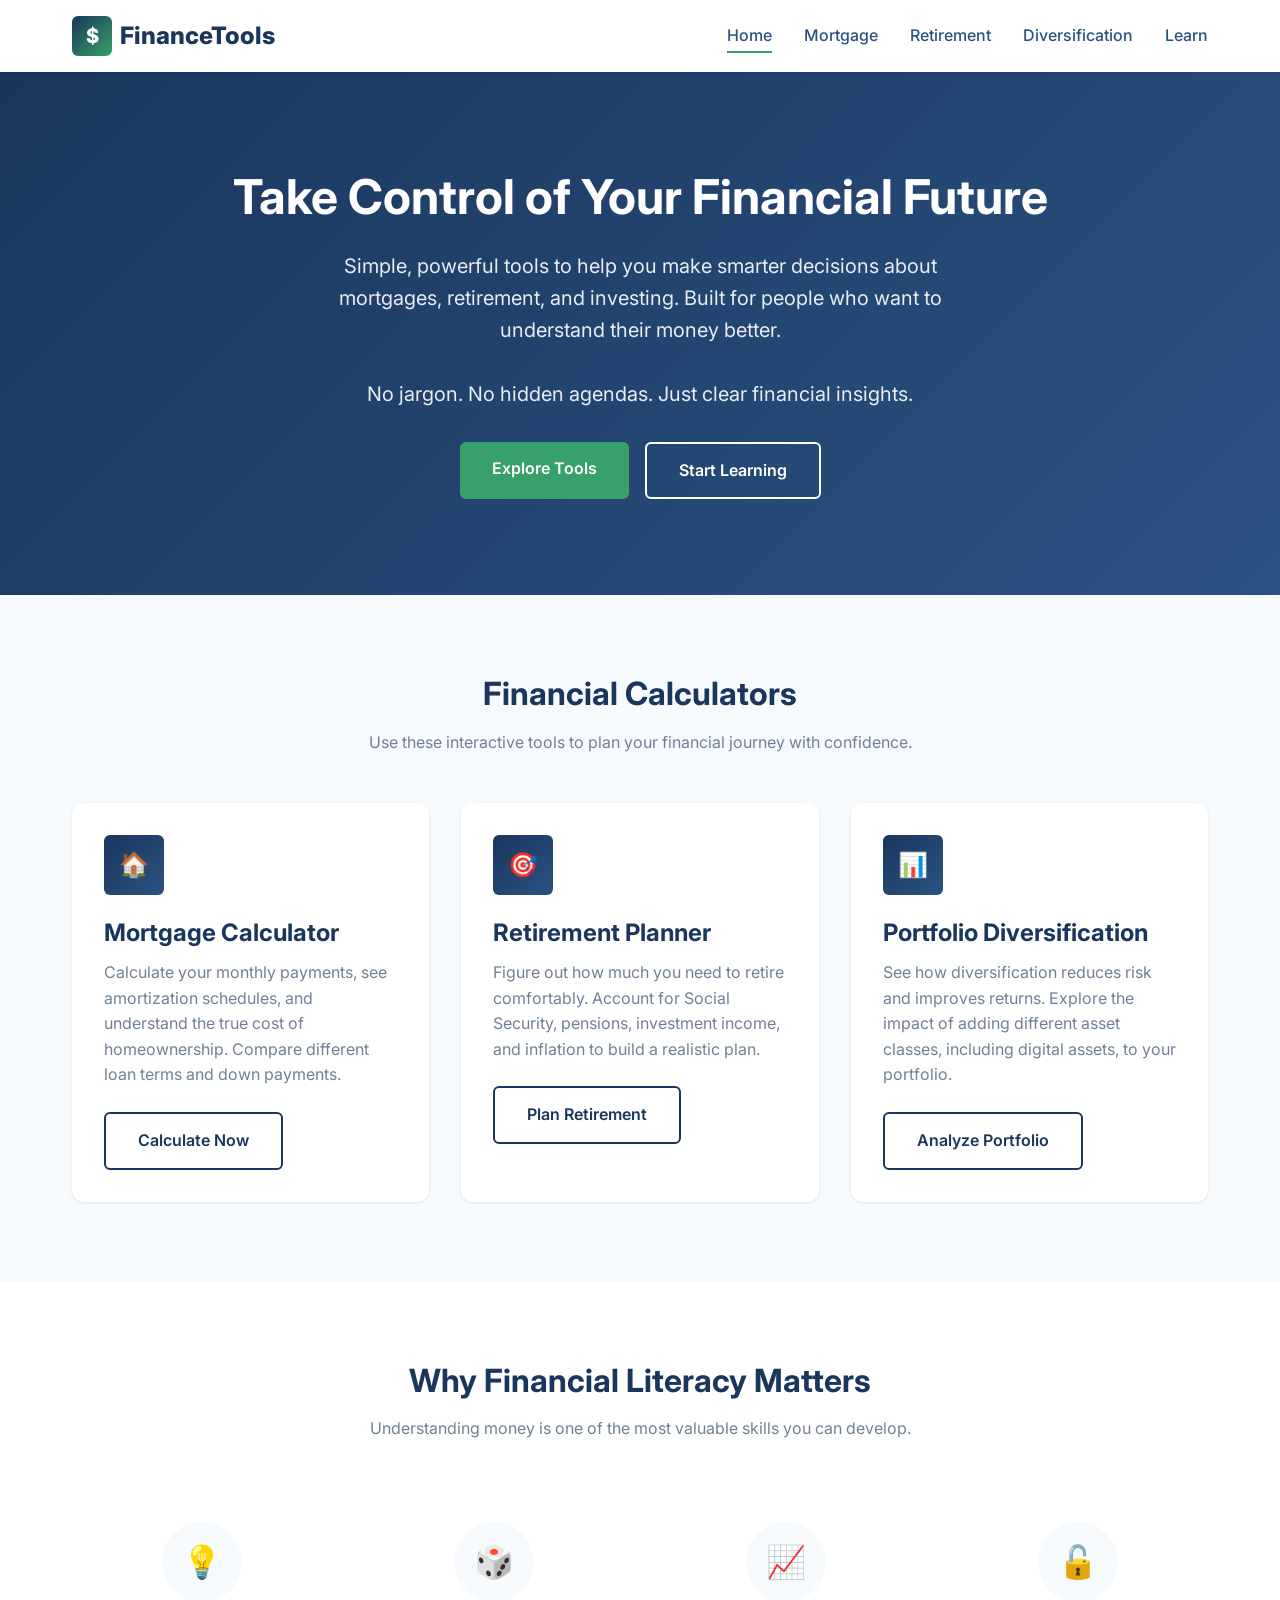
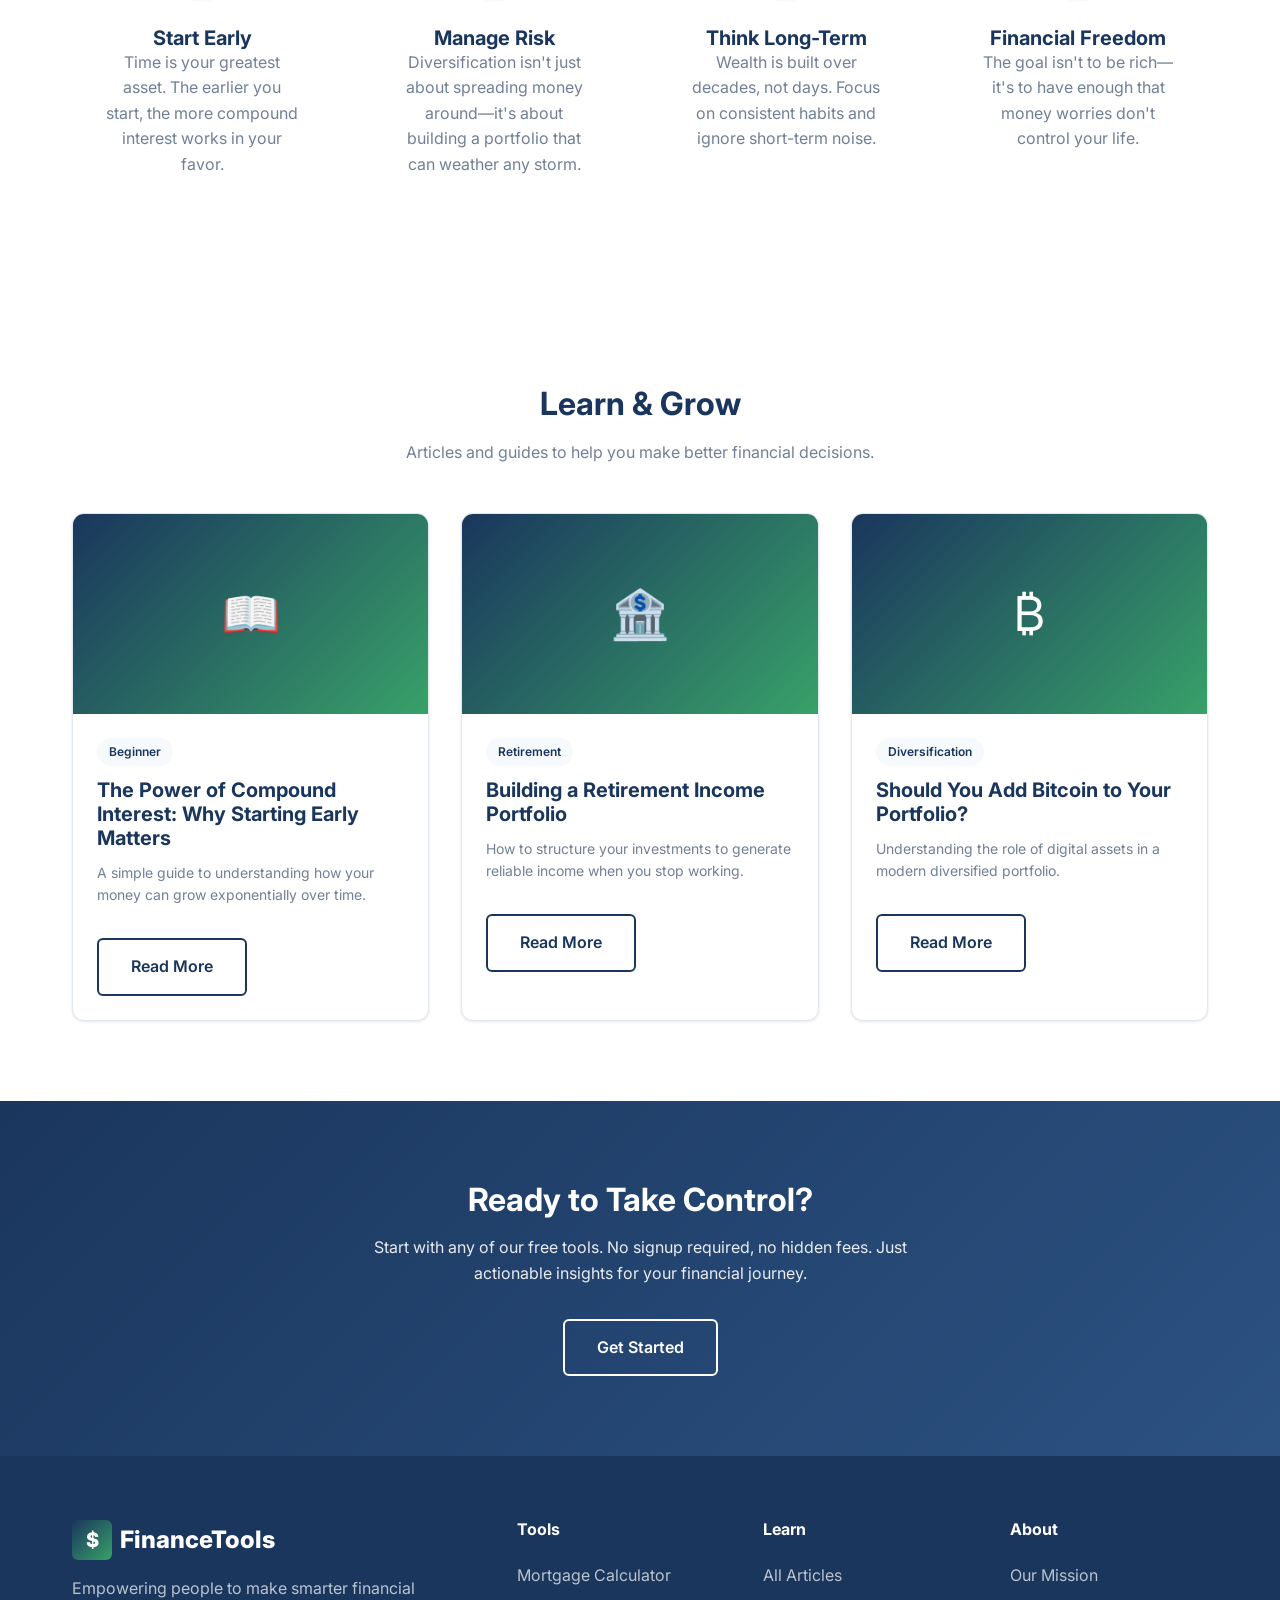
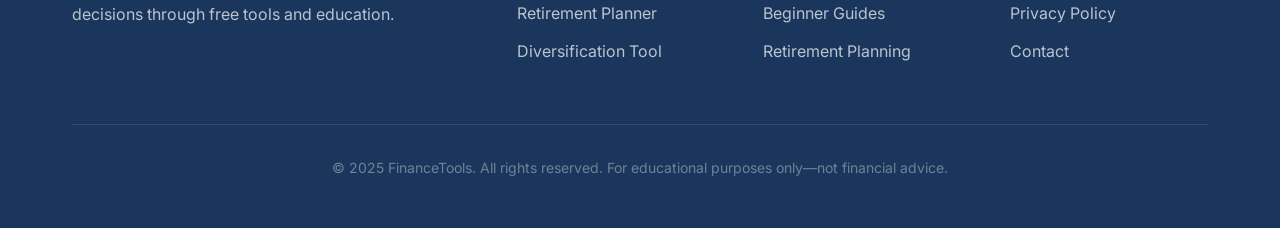
<file: website/index.html>
<!DOCTYPE html>
<html lang="en">
<head>
    <meta charset="UTF-8">
    <meta name="viewport" content="width=device-width, initial-scale=1.0">
    <title>Financial Freedom Tools - Build Your Wealth, Secure Your Future</title>
    <meta name="description" content="Free financial calculators and educational resources to help you make smarter money decisions. Mortgage calculator, retirement planner, and portfolio diversification tools.">
    <link rel="preconnect" href="https://fonts.googleapis.com">
    <link rel="preconnect" href="https://fonts.gstatic.com" crossorigin>
    <link href="https://fonts.googleapis.com/css2?family=Inter:wght@400;500;600;700;800&display=swap" rel="stylesheet">
    <link rel="stylesheet" href="css/styles.css">
</head>
<body>
    <!-- Navigation -->
    <nav>
        <div class="container">
            <a href="index.html" class="logo">
                <div class="logo-icon">$</div>
                <span>FinanceTools</span>
            </a>
            <ul class="nav-links">
                <li><a href="index.html" class="active">Home</a></li>
                <li><a href="mortgage.html">Mortgage</a></li>
                <li><a href="retirement.html">Retirement</a></li>
                <li><a href="diversification.html">Diversification</a></li>
                <li><a href="articles.html">Learn</a></li>
            </ul>
            <button class="mobile-menu-btn" onclick="toggleMenu()">☰</button>
        </div>
    </nav>

    <!-- Hero Section -->
    <section class="hero">
        <div class="container">
            <h1>Take Control of Your Financial Future</h1>
            <p>Simple, powerful tools to help you make smarter decisions about mortgages, retirement, and investing. Built for people who want to understand their money better.</p>
            <p class="hero-subtitle">No jargon. No hidden agendas. Just clear financial insights.</p>
            <div style="display: flex; gap: 1rem; justify-content: center; flex-wrap: wrap;">
                <a href="#tools" class="btn btn-primary">Explore Tools</a>
                <a href="articles.html" class="btn btn-secondary">Start Learning</a>
            </div>
        </div>
    </section>

    <!-- Tools Section -->
    <section class="tools-section" id="tools">
        <div class="container">
            <div class="section-header">
                <h2>Financial Calculators</h2>
                <p>Use these interactive tools to plan your financial journey with confidence.</p>
            </div>
            <div class="tools-grid">
                <div class="card">
                    <div class="card-icon">🏠</div>
                    <h3>Mortgage Calculator</h3>
                    <p>Calculate your monthly payments, see amortization schedules, and understand the true cost of homeownership. Compare different loan terms and down payments.</p>
                    <a href="mortgage.html" class="btn btn-outline">Calculate Now</a>
                </div>
                <div class="card">
                    <div class="card-icon">🎯</div>
                    <h3>Retirement Planner</h3>
                    <p>Figure out how much you need to retire comfortably. Account for Social Security, pensions, investment income, and inflation to build a realistic plan.</p>
                    <a href="retirement.html" class="btn btn-outline">Plan Retirement</a>
                </div>
                <div class="card">
                    <div class="card-icon">📊</div>
                    <h3>Portfolio Diversification</h3>
                    <p>See how diversification reduces risk and improves returns. Explore the impact of adding different asset classes, including digital assets, to your portfolio.</p>
                    <a href="diversification.html" class="btn btn-outline">Analyze Portfolio</a>
                </div>
            </div>
        </div>
    </section>

    <!-- Features Section -->
    <section class="features-section">
        <div class="container">
            <div class="section-header">
                <h2>Why Financial Literacy Matters</h2>
                <p>Understanding money is one of the most valuable skills you can develop.</p>
            </div>
            <div class="features-grid">
                <div class="feature-item">
                    <div class="feature-icon">💡</div>
                    <h4>Start Early</h4>
                    <p>Time is your greatest asset. The earlier you start, the more compound interest works in your favor.</p>
                </div>
                <div class="feature-item">
                    <div class="feature-icon">🎲</div>
                    <h4>Manage Risk</h4>
                    <p>Diversification isn't just about spreading money around—it's about building a portfolio that can weather any storm.</p>
                </div>
                <div class="feature-item">
                    <div class="feature-icon">📈</div>
                    <h4>Think Long-Term</h4>
                    <p>Wealth is built over decades, not days. Focus on consistent habits and ignore short-term noise.</p>
                </div>
                <div class="feature-item">
                    <div class="feature-icon">🔓</div>
                    <h4>Financial Freedom</h4>
                    <p>The goal isn't to be rich—it's to have enough that money worries don't control your life.</p>
                </div>
            </div>
        </div>
    </section>

    <!-- Latest Articles Preview -->
    <section class="articles-section">
        <div class="container">
            <div class="section-header">
                <h2>Learn & Grow</h2>
                <p>Articles and guides to help you make better financial decisions.</p>
            </div>
            <div class="articles-grid">
                <article class="article-card">
                    <div class="article-image">📖</div>
                    <div class="article-content">
                        <span class="article-tag">Beginner</span>
                        <h3>The Power of Compound Interest: Why Starting Early Matters</h3>
                        <p class="article-meta">A simple guide to understanding how your money can grow exponentially over time.</p>
                        <a href="articles.html" class="btn btn-outline" style="margin-top: 1rem;">Read More</a>
                    </div>
                </article>
                <article class="article-card">
                    <div class="article-image">🏦</div>
                    <div class="article-content">
                        <span class="article-tag">Retirement</span>
                        <h3>Building a Retirement Income Portfolio</h3>
                        <p class="article-meta">How to structure your investments to generate reliable income when you stop working.</p>
                        <a href="articles.html" class="btn btn-outline" style="margin-top: 1rem;">Read More</a>
                    </div>
                </article>
                <article class="article-card">
                    <div class="article-image">₿</div>
                    <div class="article-content">
                        <span class="article-tag">Diversification</span>
                        <h3>Should You Add Bitcoin to Your Portfolio?</h3>
                        <p class="article-meta">Understanding the role of digital assets in a modern diversified portfolio.</p>
                        <a href="articles.html" class="btn btn-outline" style="margin-top: 1rem;">Read More</a>
                    </div>
                </article>
            </div>
        </div>
    </section>

    <!-- CTA Section -->
    <section class="cta-section">
        <div class="container">
            <h2>Ready to Take Control?</h2>
            <p>Start with any of our free tools. No signup required, no hidden fees. Just actionable insights for your financial journey.</p>
            <a href="mortgage.html" class="btn btn-secondary">Get Started</a>
        </div>
    </section>

    <!-- Footer -->
    <footer>
        <div class="container">
            <div class="footer-content">
                <div class="footer-brand">
                    <div class="logo">
                        <div class="logo-icon">$</div>
                        <span style="color: white;">FinanceTools</span>
                    </div>
                    <p>Empowering people to make smarter financial decisions through free tools and education.</p>
                </div>
                <div class="footer-links">
                    <h4>Tools</h4>
                    <ul>
                        <li><a href="mortgage.html">Mortgage Calculator</a></li>
                        <li><a href="retirement.html">Retirement Planner</a></li>
                        <li><a href="diversification.html">Diversification Tool</a></li>
                    </ul>
                </div>
                <div class="footer-links">
                    <h4>Learn</h4>
                    <ul>
                        <li><a href="articles.html">All Articles</a></li>
                        <li><a href="articles.html">Beginner Guides</a></li>
                        <li><a href="articles.html">Retirement Planning</a></li>
                    </ul>
                </div>
                <div class="footer-links">
                    <h4>About</h4>
                    <ul>
                        <li><a href="#">Our Mission</a></li>
                        <li><a href="#">Privacy Policy</a></li>
                        <li><a href="#">Contact</a></li>
                    </ul>
                </div>
            </div>
            <div class="footer-bottom">
                <p>&copy; 2025 FinanceTools. All rights reserved. For educational purposes only—not financial advice.</p>
            </div>
        </div>
    </footer>

    <script>
        function toggleMenu() {
            document.querySelector('.nav-links').classList.toggle('active');
        }
    </script>
</body>
</html>
</file>
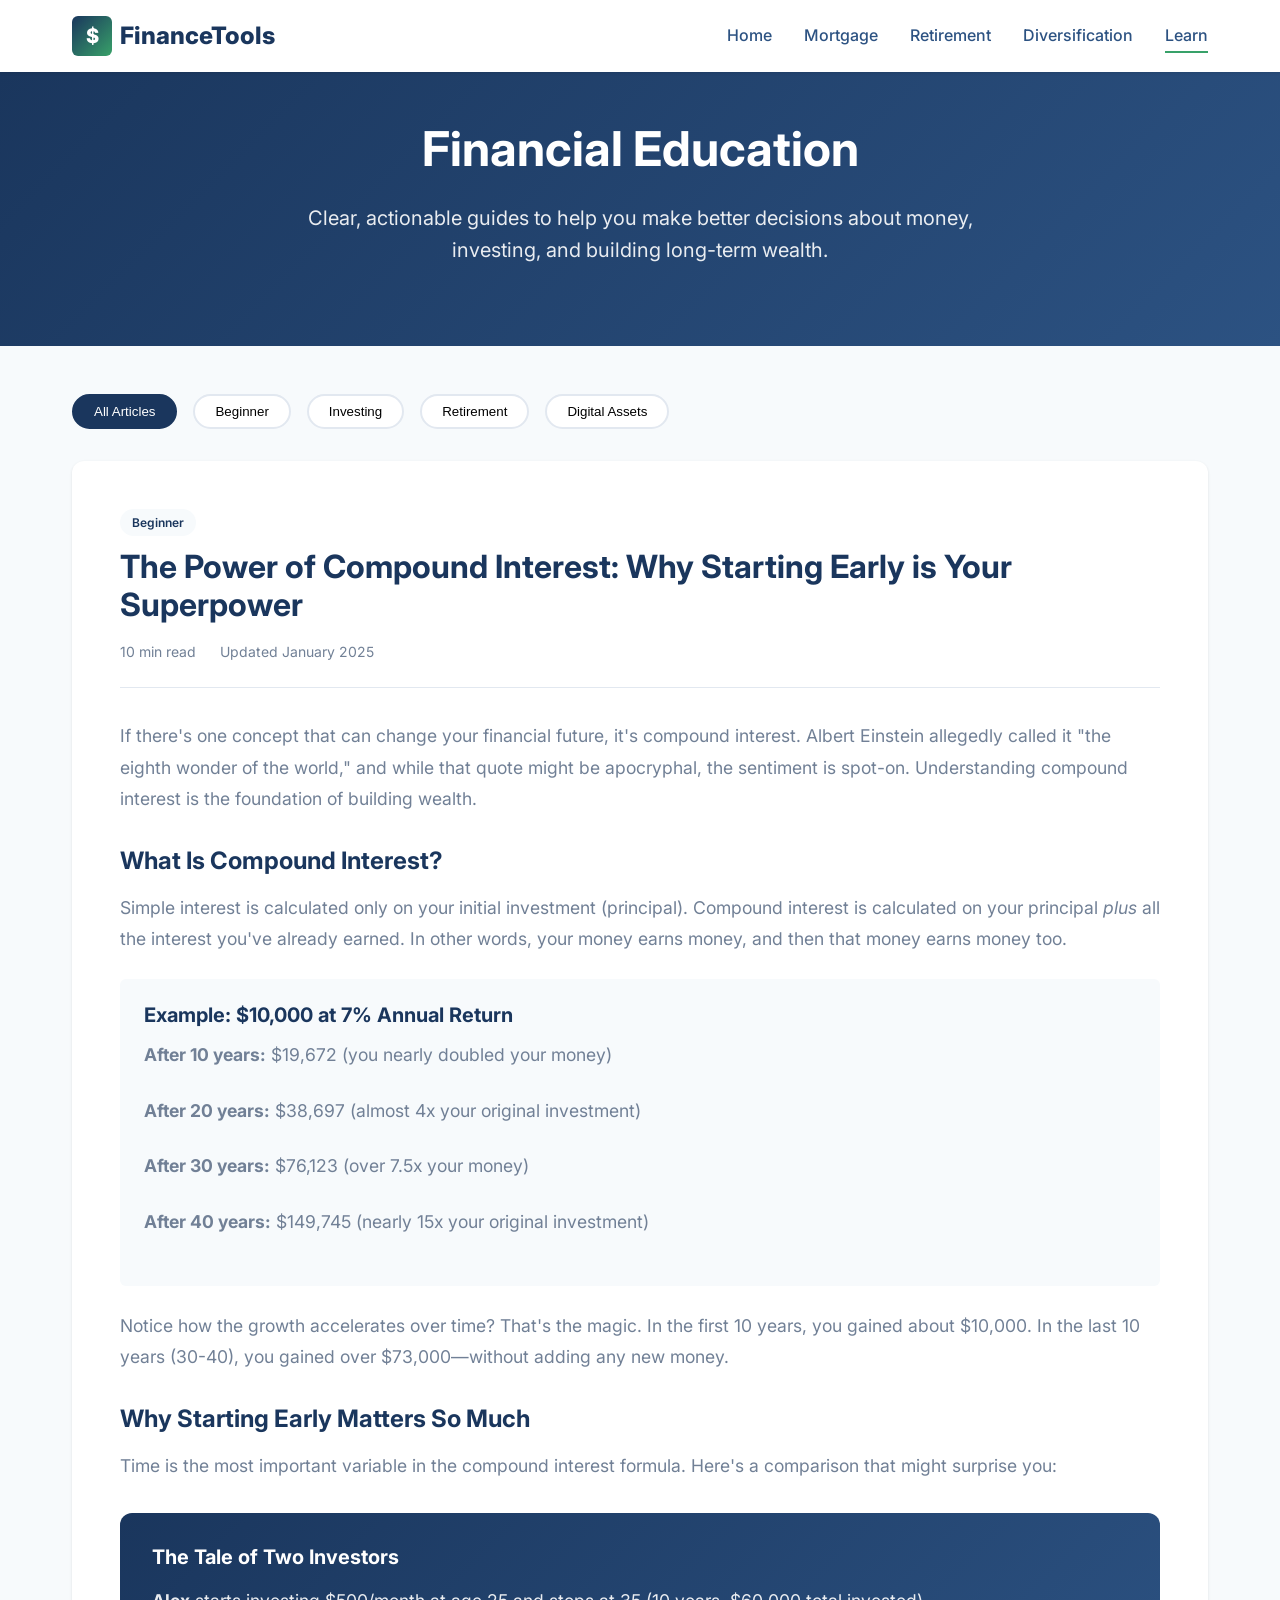
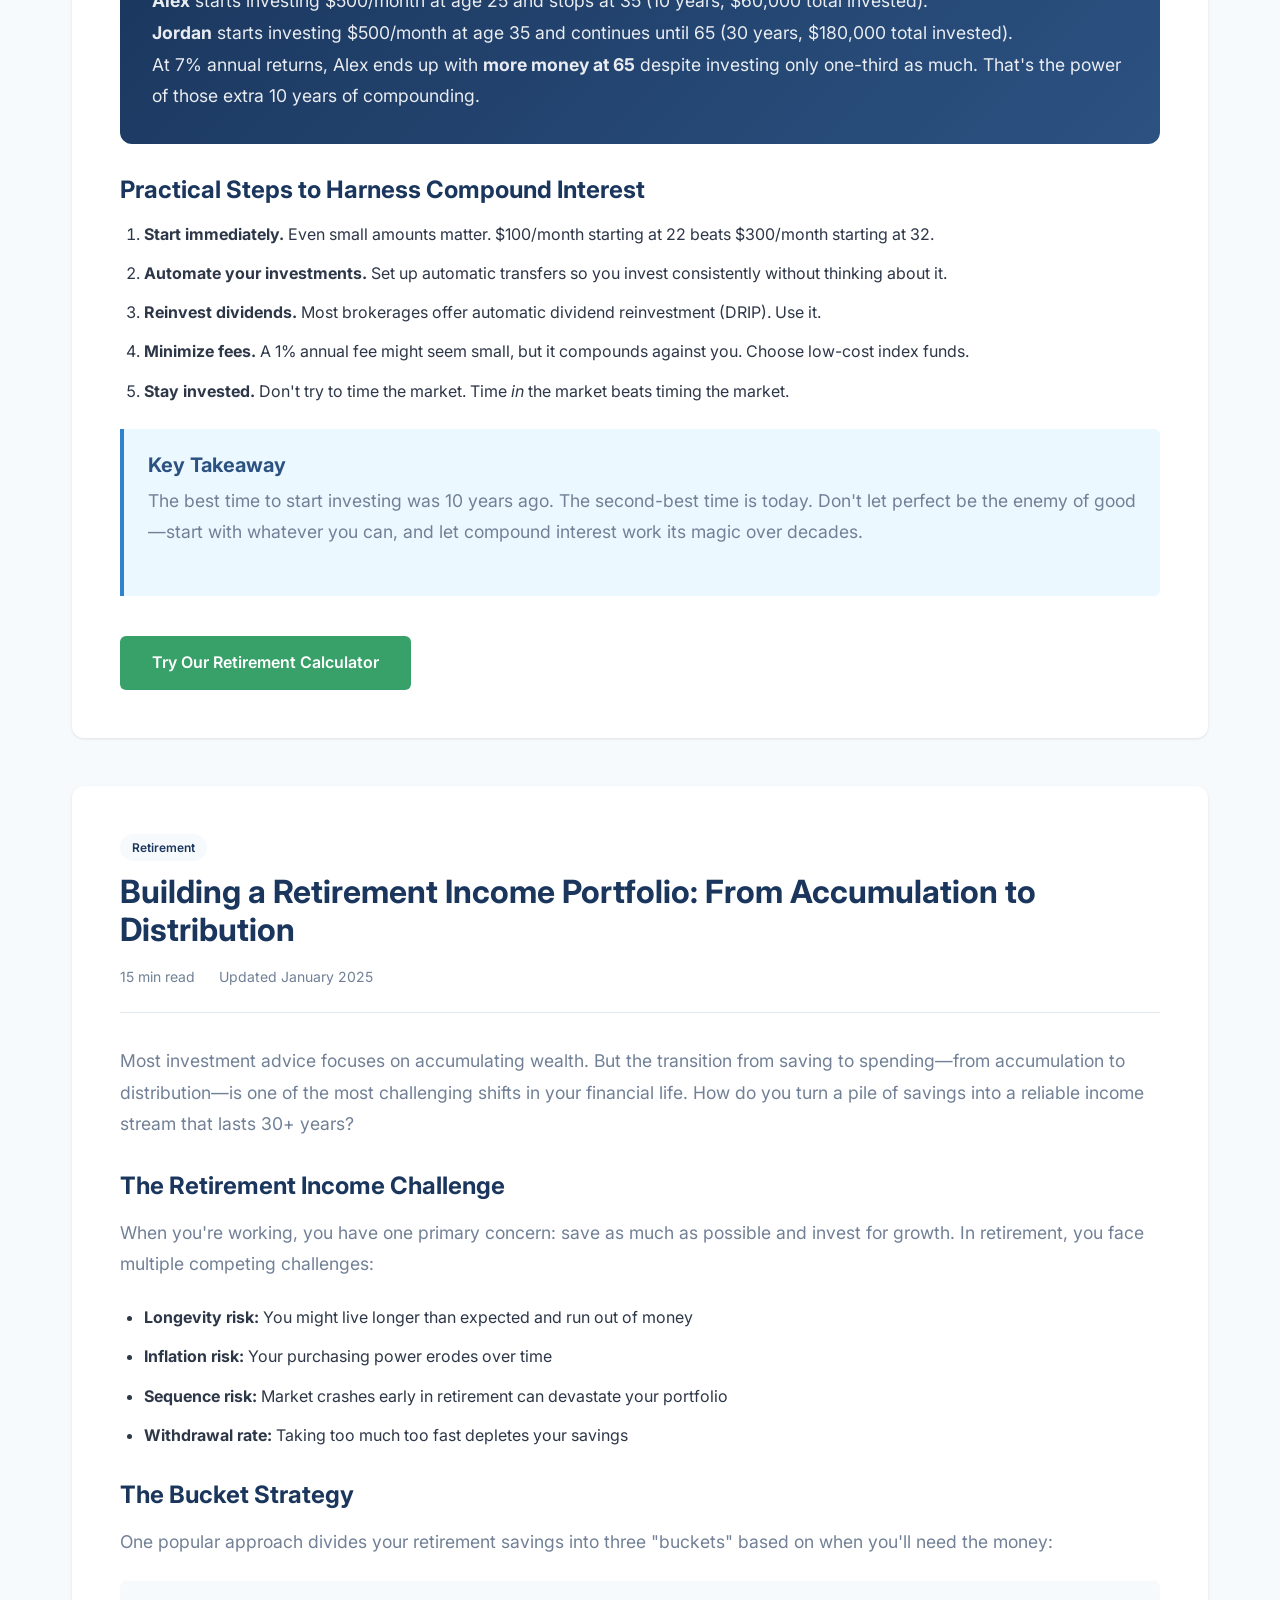
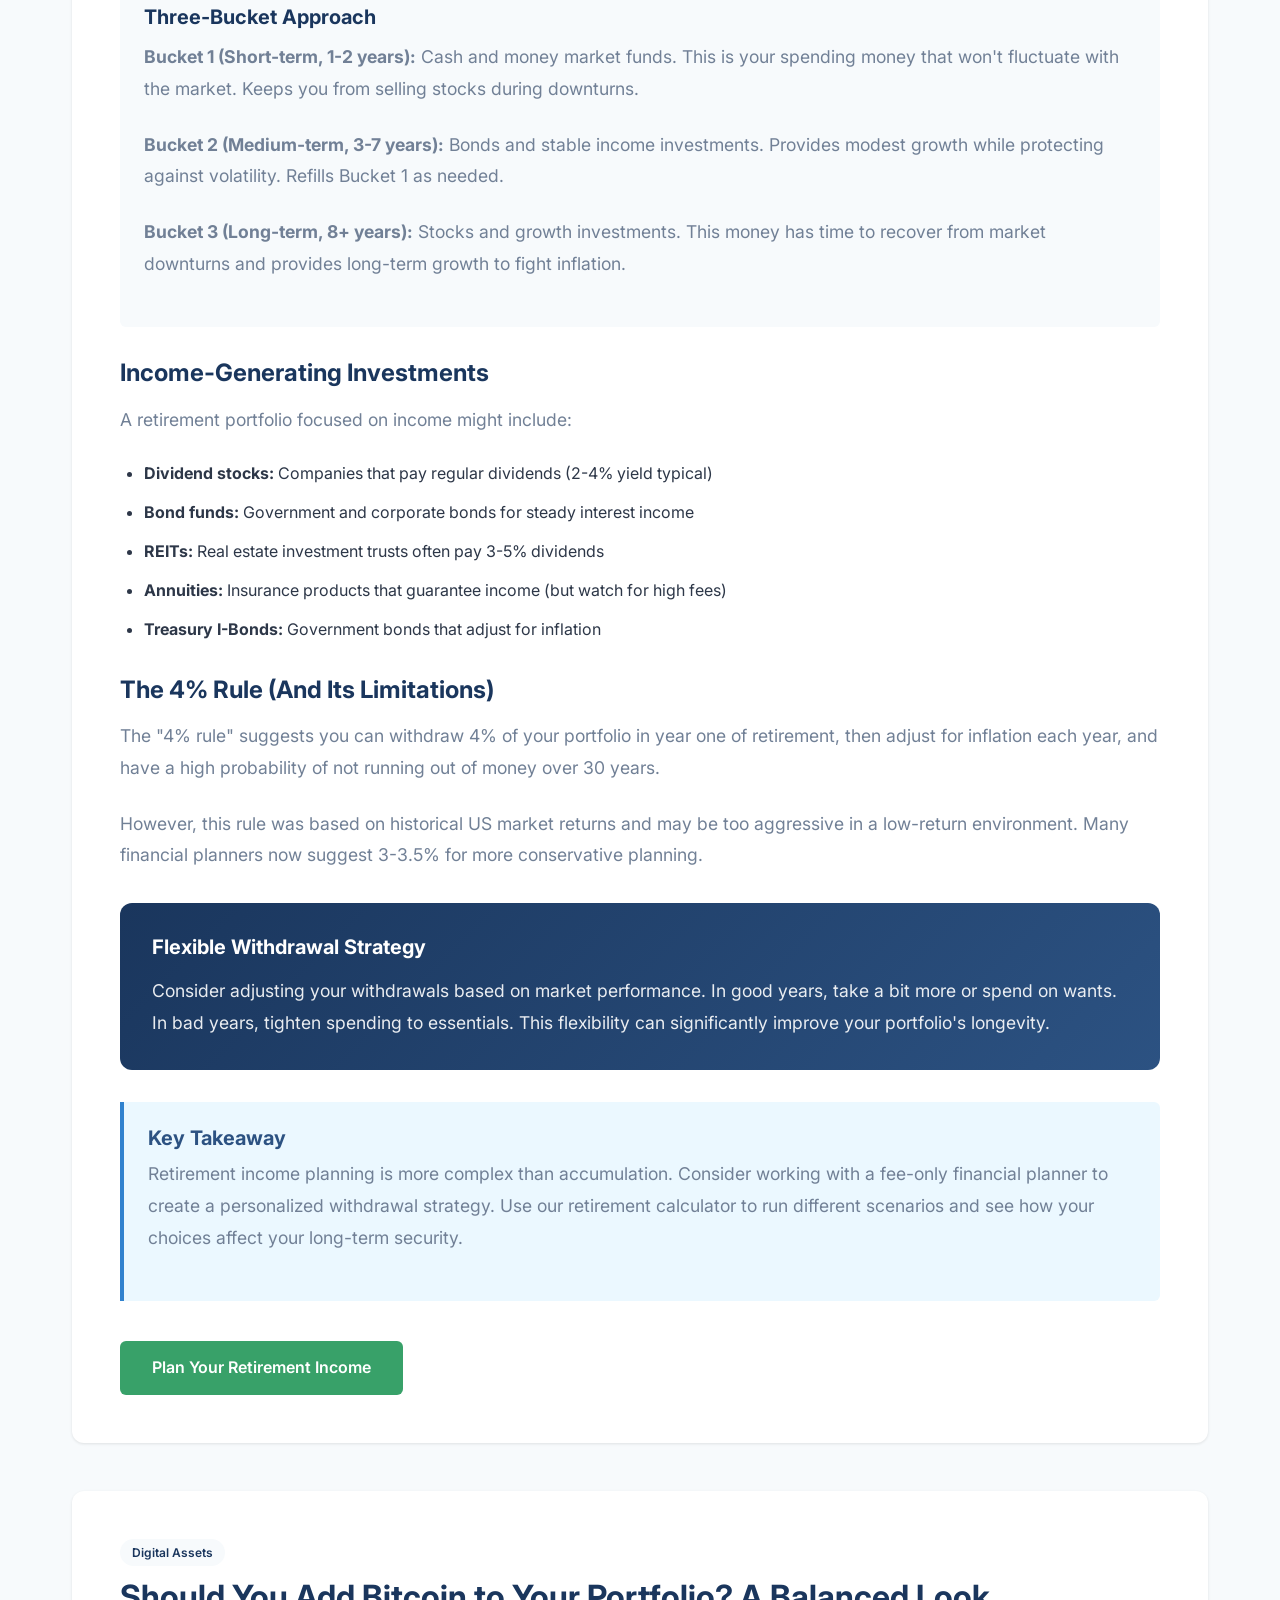
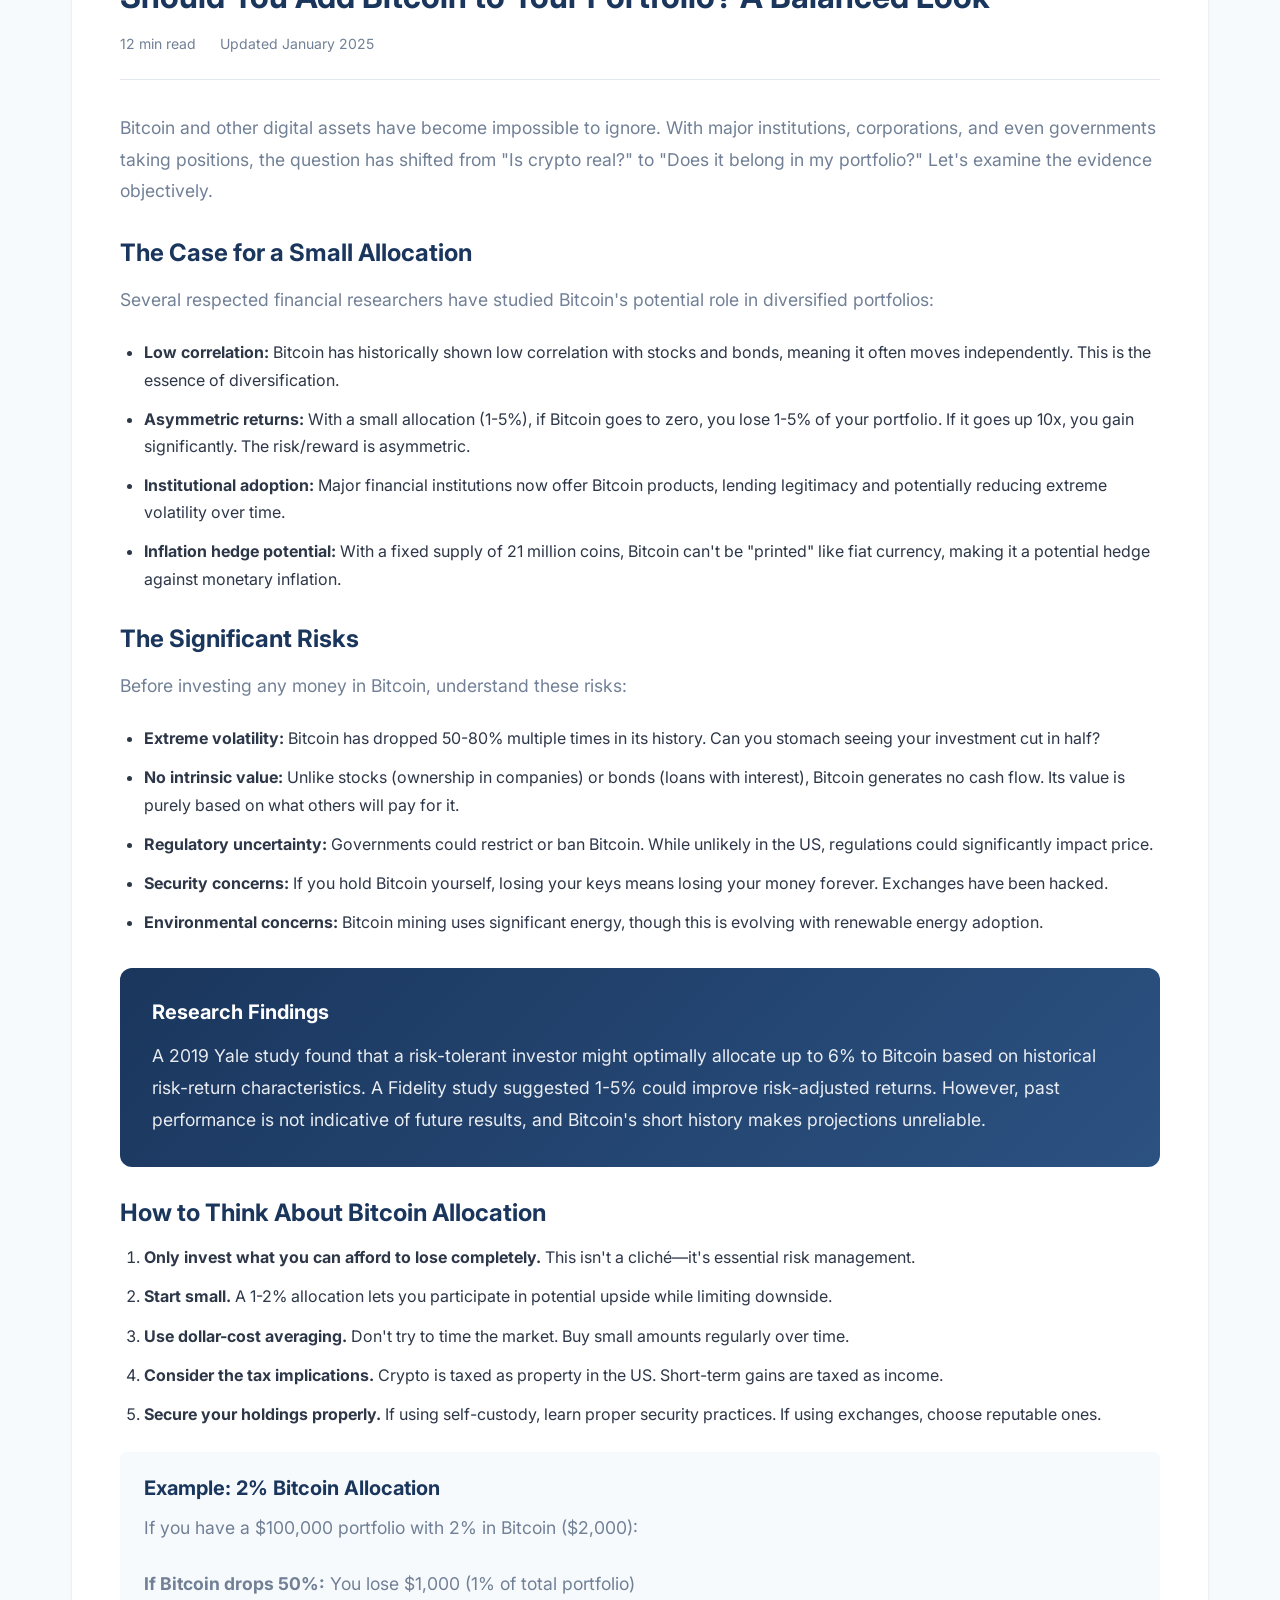
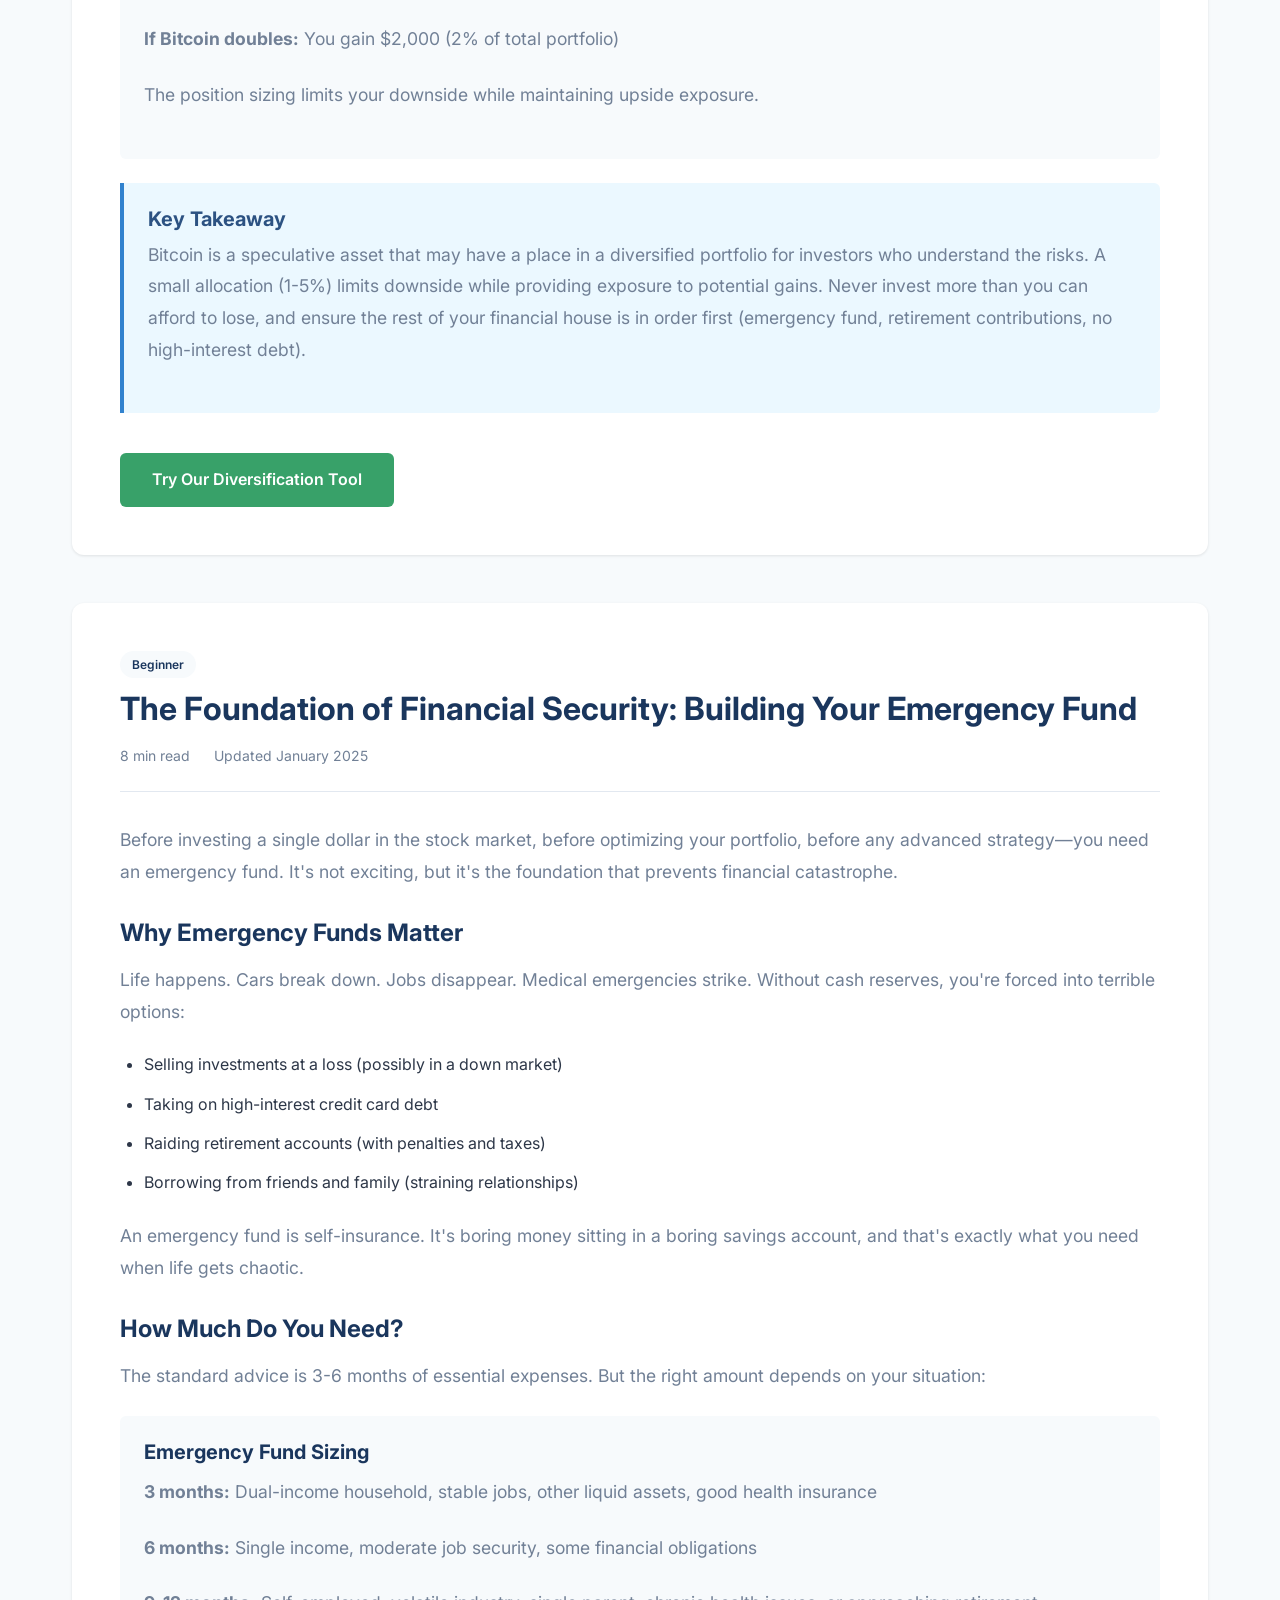
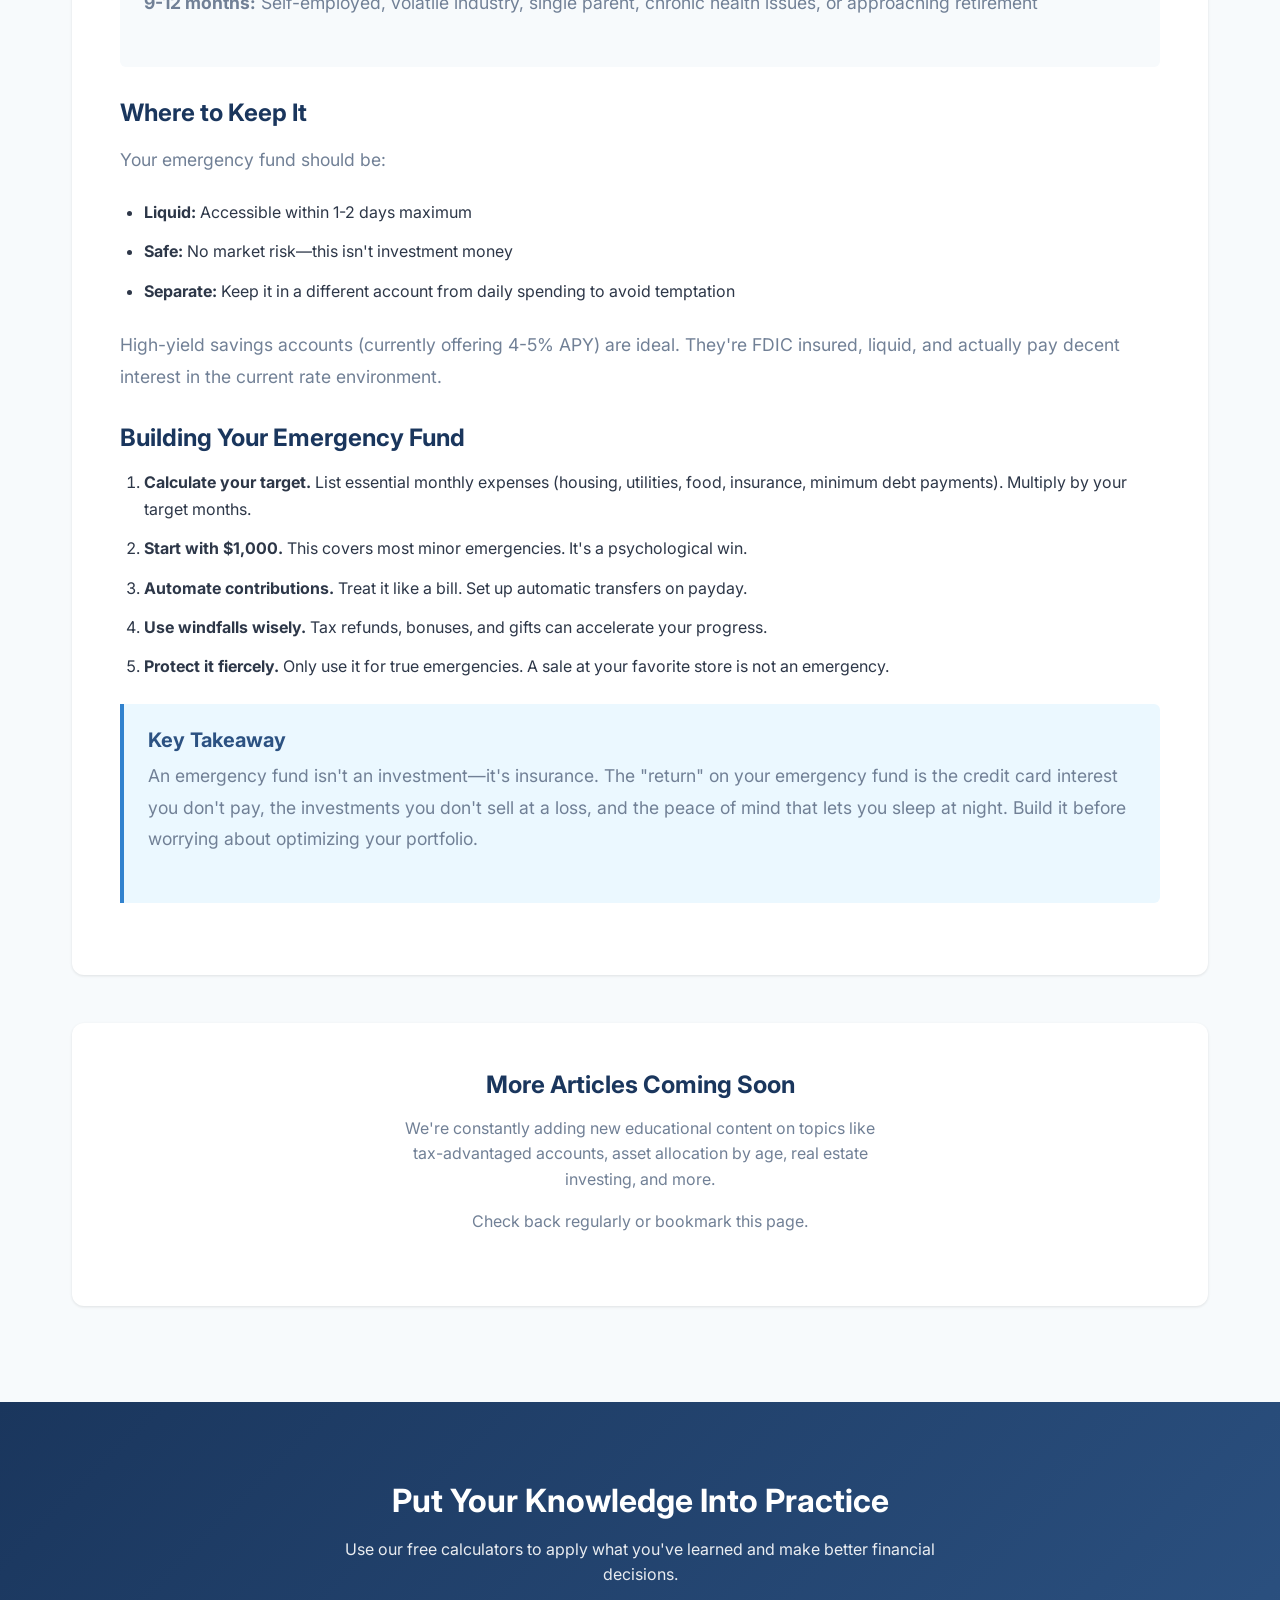
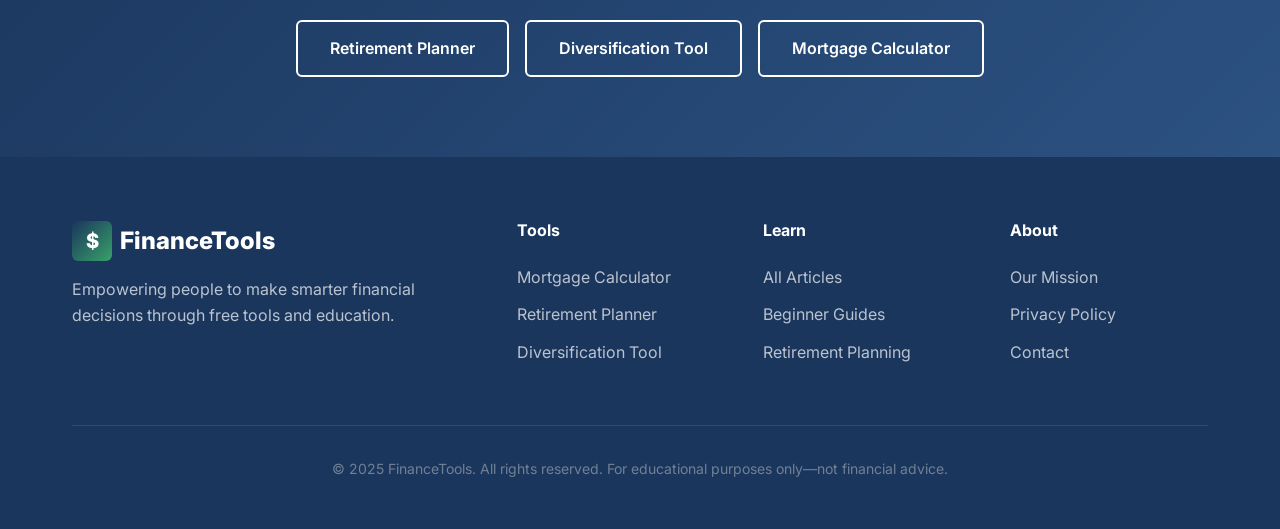
<file: website/articles.html>
<!DOCTYPE html>
<html lang="en">
<head>
    <meta charset="UTF-8">
    <meta name="viewport" content="width=device-width, initial-scale=1.0">
    <title>Financial Education & Articles - FinanceTools</title>
    <meta name="description" content="Learn about personal finance, investing, retirement planning, and building wealth. Free educational articles for beginners and experienced investors alike.">
    <link rel="preconnect" href="https://fonts.googleapis.com">
    <link rel="preconnect" href="https://fonts.gstatic.com" crossorigin>
    <link href="https://fonts.googleapis.com/css2?family=Inter:wght@400;500;600;700;800&display=swap" rel="stylesheet">
    <link rel="stylesheet" href="css/styles.css">
    <style>
        .article-full {
            background: var(--bg-white);
            border-radius: var(--radius-md);
            padding: 3rem;
            margin-bottom: 3rem;
            box-shadow: var(--shadow-sm);
        }
        .article-full h2 {
            margin-bottom: 1rem;
        }
        .article-full .article-meta {
            display: flex;
            gap: 1.5rem;
            margin-bottom: 2rem;
            padding-bottom: 1.5rem;
            border-bottom: 1px solid var(--border-color);
        }
        .article-full p {
            font-size: 1.1rem;
            line-height: 1.8;
            margin-bottom: 1.5rem;
        }
        .article-full h3 {
            margin-top: 2rem;
            margin-bottom: 1rem;
        }
        .article-full ul, .article-full ol {
            margin-bottom: 1.5rem;
            padding-left: 1.5rem;
        }
        .article-full li {
            margin-bottom: 0.75rem;
            line-height: 1.7;
        }
        .highlight-box {
            background: linear-gradient(135deg, var(--primary-color), var(--primary-light));
            color: white;
            padding: 2rem;
            border-radius: var(--radius-md);
            margin: 2rem 0;
        }
        .highlight-box h4 {
            color: white;
            margin-bottom: 1rem;
        }
        .highlight-box p {
            color: rgba(255,255,255,0.9);
            margin: 0;
        }
        .filter-tabs {
            display: flex;
            gap: 1rem;
            margin-bottom: 2rem;
            flex-wrap: wrap;
        }
        .filter-tab {
            padding: 0.5rem 1.25rem;
            border: 2px solid var(--border-color);
            border-radius: 25px;
            background: var(--bg-white);
            cursor: pointer;
            font-weight: 500;
            transition: all 0.2s ease;
        }
        .filter-tab:hover, .filter-tab.active {
            border-color: var(--primary-color);
            background: var(--primary-color);
            color: white;
        }
        .key-takeaway {
            background: #ebf8ff;
            border-left: 4px solid #3182ce;
            padding: 1.5rem;
            margin: 1.5rem 0;
            border-radius: 0 var(--radius-sm) var(--radius-sm) 0;
        }
        .key-takeaway h4 {
            color: #2c5282;
            margin-bottom: 0.5rem;
        }
        .example-box {
            background: var(--bg-light);
            padding: 1.5rem;
            border-radius: var(--radius-sm);
            margin: 1.5rem 0;
        }
        .example-box h4 {
            margin-bottom: 0.75rem;
        }
        .article-nav {
            display: flex;
            gap: 1rem;
            margin-bottom: 2rem;
        }
        .article-nav a {
            padding: 0.5rem 1rem;
            background: var(--bg-light);
            border-radius: var(--radius-sm);
            font-size: 0.9rem;
        }
    </style>
</head>
<body>
    <!-- Navigation -->
    <nav>
        <div class="container">
            <a href="index.html" class="logo">
                <div class="logo-icon">$</div>
                <span>FinanceTools</span>
            </a>
            <ul class="nav-links">
                <li><a href="index.html">Home</a></li>
                <li><a href="mortgage.html">Mortgage</a></li>
                <li><a href="retirement.html">Retirement</a></li>
                <li><a href="diversification.html">Diversification</a></li>
                <li><a href="articles.html" class="active">Learn</a></li>
            </ul>
            <button class="mobile-menu-btn" onclick="toggleMenu()">☰</button>
        </div>
    </nav>

    <!-- Hero -->
    <section class="hero" style="padding: 3rem 0;">
        <div class="container">
            <h1>Financial Education</h1>
            <p>Clear, actionable guides to help you make better decisions about money, investing, and building long-term wealth.</p>
        </div>
    </section>

    <!-- Articles -->
    <section class="calculator-page">
        <div class="container">
            <!-- Filter Tabs -->
            <div class="filter-tabs">
                <button class="filter-tab active" onclick="filterArticles('all')">All Articles</button>
                <button class="filter-tab" onclick="filterArticles('beginner')">Beginner</button>
                <button class="filter-tab" onclick="filterArticles('investing')">Investing</button>
                <button class="filter-tab" onclick="filterArticles('retirement')">Retirement</button>
                <button class="filter-tab" onclick="filterArticles('crypto')">Digital Assets</button>
            </div>

            <!-- Article 1: Compound Interest -->
            <article class="article-full" data-category="beginner investing">
                <span class="article-tag">Beginner</span>
                <h2>The Power of Compound Interest: Why Starting Early is Your Superpower</h2>
                <div class="article-meta">
                    <span>10 min read</span>
                    <span>Updated January 2025</span>
                </div>

                <p>If there's one concept that can change your financial future, it's compound interest. Albert Einstein allegedly called it "the eighth wonder of the world," and while that quote might be apocryphal, the sentiment is spot-on. Understanding compound interest is the foundation of building wealth.</p>

                <h3>What Is Compound Interest?</h3>
                <p>Simple interest is calculated only on your initial investment (principal). Compound interest is calculated on your principal <em>plus</em> all the interest you've already earned. In other words, your money earns money, and then that money earns money too.</p>

                <div class="example-box">
                    <h4>Example: $10,000 at 7% Annual Return</h4>
                    <p><strong>After 10 years:</strong> $19,672 (you nearly doubled your money)</p>
                    <p><strong>After 20 years:</strong> $38,697 (almost 4x your original investment)</p>
                    <p><strong>After 30 years:</strong> $76,123 (over 7.5x your money)</p>
                    <p><strong>After 40 years:</strong> $149,745 (nearly 15x your original investment)</p>
                </div>

                <p>Notice how the growth accelerates over time? That's the magic. In the first 10 years, you gained about $10,000. In the last 10 years (30-40), you gained over $73,000—without adding any new money.</p>

                <h3>Why Starting Early Matters So Much</h3>
                <p>Time is the most important variable in the compound interest formula. Here's a comparison that might surprise you:</p>

                <div class="highlight-box">
                    <h4>The Tale of Two Investors</h4>
                    <p><strong>Alex</strong> starts investing $500/month at age 25 and stops at 35 (10 years, $60,000 total invested).</p>
                    <p><strong>Jordan</strong> starts investing $500/month at age 35 and continues until 65 (30 years, $180,000 total invested).</p>
                    <p>At 7% annual returns, Alex ends up with <strong>more money at 65</strong> despite investing only one-third as much. That's the power of those extra 10 years of compounding.</p>
                </div>

                <h3>Practical Steps to Harness Compound Interest</h3>
                <ol>
                    <li><strong>Start immediately.</strong> Even small amounts matter. $100/month starting at 22 beats $300/month starting at 32.</li>
                    <li><strong>Automate your investments.</strong> Set up automatic transfers so you invest consistently without thinking about it.</li>
                    <li><strong>Reinvest dividends.</strong> Most brokerages offer automatic dividend reinvestment (DRIP). Use it.</li>
                    <li><strong>Minimize fees.</strong> A 1% annual fee might seem small, but it compounds against you. Choose low-cost index funds.</li>
                    <li><strong>Stay invested.</strong> Don't try to time the market. Time <em>in</em> the market beats timing the market.</li>
                </ol>

                <div class="key-takeaway">
                    <h4>Key Takeaway</h4>
                    <p>The best time to start investing was 10 years ago. The second-best time is today. Don't let perfect be the enemy of good—start with whatever you can, and let compound interest work its magic over decades.</p>
                </div>

                <a href="retirement.html" class="btn btn-primary" style="margin-top: 1rem;">Try Our Retirement Calculator</a>
            </article>

            <!-- Article 2: Retirement Income -->
            <article class="article-full" data-category="retirement investing">
                <span class="article-tag">Retirement</span>
                <h2>Building a Retirement Income Portfolio: From Accumulation to Distribution</h2>
                <div class="article-meta">
                    <span>15 min read</span>
                    <span>Updated January 2025</span>
                </div>

                <p>Most investment advice focuses on accumulating wealth. But the transition from saving to spending—from accumulation to distribution—is one of the most challenging shifts in your financial life. How do you turn a pile of savings into a reliable income stream that lasts 30+ years?</p>

                <h3>The Retirement Income Challenge</h3>
                <p>When you're working, you have one primary concern: save as much as possible and invest for growth. In retirement, you face multiple competing challenges:</p>
                <ul>
                    <li><strong>Longevity risk:</strong> You might live longer than expected and run out of money</li>
                    <li><strong>Inflation risk:</strong> Your purchasing power erodes over time</li>
                    <li><strong>Sequence risk:</strong> Market crashes early in retirement can devastate your portfolio</li>
                    <li><strong>Withdrawal rate:</strong> Taking too much too fast depletes your savings</li>
                </ul>

                <h3>The Bucket Strategy</h3>
                <p>One popular approach divides your retirement savings into three "buckets" based on when you'll need the money:</p>

                <div class="example-box">
                    <h4>Three-Bucket Approach</h4>
                    <p><strong>Bucket 1 (Short-term, 1-2 years):</strong> Cash and money market funds. This is your spending money that won't fluctuate with the market. Keeps you from selling stocks during downturns.</p>
                    <p><strong>Bucket 2 (Medium-term, 3-7 years):</strong> Bonds and stable income investments. Provides modest growth while protecting against volatility. Refills Bucket 1 as needed.</p>
                    <p><strong>Bucket 3 (Long-term, 8+ years):</strong> Stocks and growth investments. This money has time to recover from market downturns and provides long-term growth to fight inflation.</p>
                </div>

                <h3>Income-Generating Investments</h3>
                <p>A retirement portfolio focused on income might include:</p>
                <ul>
                    <li><strong>Dividend stocks:</strong> Companies that pay regular dividends (2-4% yield typical)</li>
                    <li><strong>Bond funds:</strong> Government and corporate bonds for steady interest income</li>
                    <li><strong>REITs:</strong> Real estate investment trusts often pay 3-5% dividends</li>
                    <li><strong>Annuities:</strong> Insurance products that guarantee income (but watch for high fees)</li>
                    <li><strong>Treasury I-Bonds:</strong> Government bonds that adjust for inflation</li>
                </ul>

                <h3>The 4% Rule (And Its Limitations)</h3>
                <p>The "4% rule" suggests you can withdraw 4% of your portfolio in year one of retirement, then adjust for inflation each year, and have a high probability of not running out of money over 30 years.</p>

                <p>However, this rule was based on historical US market returns and may be too aggressive in a low-return environment. Many financial planners now suggest 3-3.5% for more conservative planning.</p>

                <div class="highlight-box">
                    <h4>Flexible Withdrawal Strategy</h4>
                    <p>Consider adjusting your withdrawals based on market performance. In good years, take a bit more or spend on wants. In bad years, tighten spending to essentials. This flexibility can significantly improve your portfolio's longevity.</p>
                </div>

                <div class="key-takeaway">
                    <h4>Key Takeaway</h4>
                    <p>Retirement income planning is more complex than accumulation. Consider working with a fee-only financial planner to create a personalized withdrawal strategy. Use our retirement calculator to run different scenarios and see how your choices affect your long-term security.</p>
                </div>

                <a href="retirement.html" class="btn btn-primary" style="margin-top: 1rem;">Plan Your Retirement Income</a>
            </article>

            <!-- Article 3: Bitcoin & Diversification -->
            <article class="article-full" data-category="crypto investing">
                <span class="article-tag">Digital Assets</span>
                <h2>Should You Add Bitcoin to Your Portfolio? A Balanced Look</h2>
                <div class="article-meta">
                    <span>12 min read</span>
                    <span>Updated January 2025</span>
                </div>

                <p>Bitcoin and other digital assets have become impossible to ignore. With major institutions, corporations, and even governments taking positions, the question has shifted from "Is crypto real?" to "Does it belong in my portfolio?" Let's examine the evidence objectively.</p>

                <h3>The Case for a Small Allocation</h3>
                <p>Several respected financial researchers have studied Bitcoin's potential role in diversified portfolios:</p>
                <ul>
                    <li><strong>Low correlation:</strong> Bitcoin has historically shown low correlation with stocks and bonds, meaning it often moves independently. This is the essence of diversification.</li>
                    <li><strong>Asymmetric returns:</strong> With a small allocation (1-5%), if Bitcoin goes to zero, you lose 1-5% of your portfolio. If it goes up 10x, you gain significantly. The risk/reward is asymmetric.</li>
                    <li><strong>Institutional adoption:</strong> Major financial institutions now offer Bitcoin products, lending legitimacy and potentially reducing extreme volatility over time.</li>
                    <li><strong>Inflation hedge potential:</strong> With a fixed supply of 21 million coins, Bitcoin can't be "printed" like fiat currency, making it a potential hedge against monetary inflation.</li>
                </ul>

                <h3>The Significant Risks</h3>
                <p>Before investing any money in Bitcoin, understand these risks:</p>
                <ul>
                    <li><strong>Extreme volatility:</strong> Bitcoin has dropped 50-80% multiple times in its history. Can you stomach seeing your investment cut in half?</li>
                    <li><strong>No intrinsic value:</strong> Unlike stocks (ownership in companies) or bonds (loans with interest), Bitcoin generates no cash flow. Its value is purely based on what others will pay for it.</li>
                    <li><strong>Regulatory uncertainty:</strong> Governments could restrict or ban Bitcoin. While unlikely in the US, regulations could significantly impact price.</li>
                    <li><strong>Security concerns:</strong> If you hold Bitcoin yourself, losing your keys means losing your money forever. Exchanges have been hacked.</li>
                    <li><strong>Environmental concerns:</strong> Bitcoin mining uses significant energy, though this is evolving with renewable energy adoption.</li>
                </ul>

                <div class="highlight-box">
                    <h4>Research Findings</h4>
                    <p>A 2019 Yale study found that a risk-tolerant investor might optimally allocate up to 6% to Bitcoin based on historical risk-return characteristics. A Fidelity study suggested 1-5% could improve risk-adjusted returns. However, past performance is not indicative of future results, and Bitcoin's short history makes projections unreliable.</p>
                </div>

                <h3>How to Think About Bitcoin Allocation</h3>
                <ol>
                    <li><strong>Only invest what you can afford to lose completely.</strong> This isn't a cliché—it's essential risk management.</li>
                    <li><strong>Start small.</strong> A 1-2% allocation lets you participate in potential upside while limiting downside.</li>
                    <li><strong>Use dollar-cost averaging.</strong> Don't try to time the market. Buy small amounts regularly over time.</li>
                    <li><strong>Consider the tax implications.</strong> Crypto is taxed as property in the US. Short-term gains are taxed as income.</li>
                    <li><strong>Secure your holdings properly.</strong> If using self-custody, learn proper security practices. If using exchanges, choose reputable ones.</li>
                </ol>

                <div class="example-box">
                    <h4>Example: 2% Bitcoin Allocation</h4>
                    <p>If you have a $100,000 portfolio with 2% in Bitcoin ($2,000):</p>
                    <p><strong>If Bitcoin drops 50%:</strong> You lose $1,000 (1% of total portfolio)</p>
                    <p><strong>If Bitcoin doubles:</strong> You gain $2,000 (2% of total portfolio)</p>
                    <p>The position sizing limits your downside while maintaining upside exposure.</p>
                </div>

                <div class="key-takeaway">
                    <h4>Key Takeaway</h4>
                    <p>Bitcoin is a speculative asset that may have a place in a diversified portfolio for investors who understand the risks. A small allocation (1-5%) limits downside while providing exposure to potential gains. Never invest more than you can afford to lose, and ensure the rest of your financial house is in order first (emergency fund, retirement contributions, no high-interest debt).</p>
                </div>

                <a href="diversification.html" class="btn btn-primary" style="margin-top: 1rem;">Try Our Diversification Tool</a>
            </article>

            <!-- Article 4: Emergency Fund -->
            <article class="article-full" data-category="beginner">
                <span class="article-tag">Beginner</span>
                <h2>The Foundation of Financial Security: Building Your Emergency Fund</h2>
                <div class="article-meta">
                    <span>8 min read</span>
                    <span>Updated January 2025</span>
                </div>

                <p>Before investing a single dollar in the stock market, before optimizing your portfolio, before any advanced strategy—you need an emergency fund. It's not exciting, but it's the foundation that prevents financial catastrophe.</p>

                <h3>Why Emergency Funds Matter</h3>
                <p>Life happens. Cars break down. Jobs disappear. Medical emergencies strike. Without cash reserves, you're forced into terrible options:</p>
                <ul>
                    <li>Selling investments at a loss (possibly in a down market)</li>
                    <li>Taking on high-interest credit card debt</li>
                    <li>Raiding retirement accounts (with penalties and taxes)</li>
                    <li>Borrowing from friends and family (straining relationships)</li>
                </ul>

                <p>An emergency fund is self-insurance. It's boring money sitting in a boring savings account, and that's exactly what you need when life gets chaotic.</p>

                <h3>How Much Do You Need?</h3>
                <p>The standard advice is 3-6 months of essential expenses. But the right amount depends on your situation:</p>

                <div class="example-box">
                    <h4>Emergency Fund Sizing</h4>
                    <p><strong>3 months:</strong> Dual-income household, stable jobs, other liquid assets, good health insurance</p>
                    <p><strong>6 months:</strong> Single income, moderate job security, some financial obligations</p>
                    <p><strong>9-12 months:</strong> Self-employed, volatile industry, single parent, chronic health issues, or approaching retirement</p>
                </div>

                <h3>Where to Keep It</h3>
                <p>Your emergency fund should be:</p>
                <ul>
                    <li><strong>Liquid:</strong> Accessible within 1-2 days maximum</li>
                    <li><strong>Safe:</strong> No market risk—this isn't investment money</li>
                    <li><strong>Separate:</strong> Keep it in a different account from daily spending to avoid temptation</li>
                </ul>

                <p>High-yield savings accounts (currently offering 4-5% APY) are ideal. They're FDIC insured, liquid, and actually pay decent interest in the current rate environment.</p>

                <h3>Building Your Emergency Fund</h3>
                <ol>
                    <li><strong>Calculate your target.</strong> List essential monthly expenses (housing, utilities, food, insurance, minimum debt payments). Multiply by your target months.</li>
                    <li><strong>Start with $1,000.</strong> This covers most minor emergencies. It's a psychological win.</li>
                    <li><strong>Automate contributions.</strong> Treat it like a bill. Set up automatic transfers on payday.</li>
                    <li><strong>Use windfalls wisely.</strong> Tax refunds, bonuses, and gifts can accelerate your progress.</li>
                    <li><strong>Protect it fiercely.</strong> Only use it for true emergencies. A sale at your favorite store is not an emergency.</li>
                </ol>

                <div class="key-takeaway">
                    <h4>Key Takeaway</h4>
                    <p>An emergency fund isn't an investment—it's insurance. The "return" on your emergency fund is the credit card interest you don't pay, the investments you don't sell at a loss, and the peace of mind that lets you sleep at night. Build it before worrying about optimizing your portfolio.</p>
                </div>
            </article>

            <!-- More articles teaser -->
            <div class="card" style="text-align: center; padding: 3rem;">
                <h3>More Articles Coming Soon</h3>
                <p style="max-width: 500px; margin: 1rem auto;">We're constantly adding new educational content on topics like tax-advantaged accounts, asset allocation by age, real estate investing, and more.</p>
                <p style="color: var(--text-light);">Check back regularly or bookmark this page.</p>
            </div>
        </div>
    </section>

    <!-- CTA Section -->
    <section class="cta-section" style="margin-top: 3rem;">
        <div class="container">
            <h2>Put Your Knowledge Into Practice</h2>
            <p>Use our free calculators to apply what you've learned and make better financial decisions.</p>
            <div style="display: flex; gap: 1rem; justify-content: center; flex-wrap: wrap;">
                <a href="retirement.html" class="btn btn-secondary">Retirement Planner</a>
                <a href="diversification.html" class="btn btn-secondary">Diversification Tool</a>
                <a href="mortgage.html" class="btn btn-secondary">Mortgage Calculator</a>
            </div>
        </div>
    </section>

    <!-- Footer -->
    <footer>
        <div class="container">
            <div class="footer-content">
                <div class="footer-brand">
                    <div class="logo">
                        <div class="logo-icon">$</div>
                        <span style="color: white;">FinanceTools</span>
                    </div>
                    <p>Empowering people to make smarter financial decisions through free tools and education.</p>
                </div>
                <div class="footer-links">
                    <h4>Tools</h4>
                    <ul>
                        <li><a href="mortgage.html">Mortgage Calculator</a></li>
                        <li><a href="retirement.html">Retirement Planner</a></li>
                        <li><a href="diversification.html">Diversification Tool</a></li>
                    </ul>
                </div>
                <div class="footer-links">
                    <h4>Learn</h4>
                    <ul>
                        <li><a href="articles.html">All Articles</a></li>
                        <li><a href="articles.html">Beginner Guides</a></li>
                        <li><a href="articles.html">Retirement Planning</a></li>
                    </ul>
                </div>
                <div class="footer-links">
                    <h4>About</h4>
                    <ul>
                        <li><a href="#">Our Mission</a></li>
                        <li><a href="#">Privacy Policy</a></li>
                        <li><a href="#">Contact</a></li>
                    </ul>
                </div>
            </div>
            <div class="footer-bottom">
                <p>&copy; 2025 FinanceTools. All rights reserved. For educational purposes only—not financial advice.</p>
            </div>
        </div>
    </footer>

    <script>
        function toggleMenu() {
            document.querySelector('.nav-links').classList.toggle('active');
        }

        function filterArticles(category) {
            // Update active tab
            document.querySelectorAll('.filter-tab').forEach(tab => tab.classList.remove('active'));
            event.target.classList.add('active');

            // Filter articles
            document.querySelectorAll('.article-full').forEach(article => {
                if (category === 'all' || article.dataset.category.includes(category)) {
                    article.style.display = 'block';
                } else {
                    article.style.display = 'none';
                }
            });
        }
    </script>
</body>
</html>
</file>
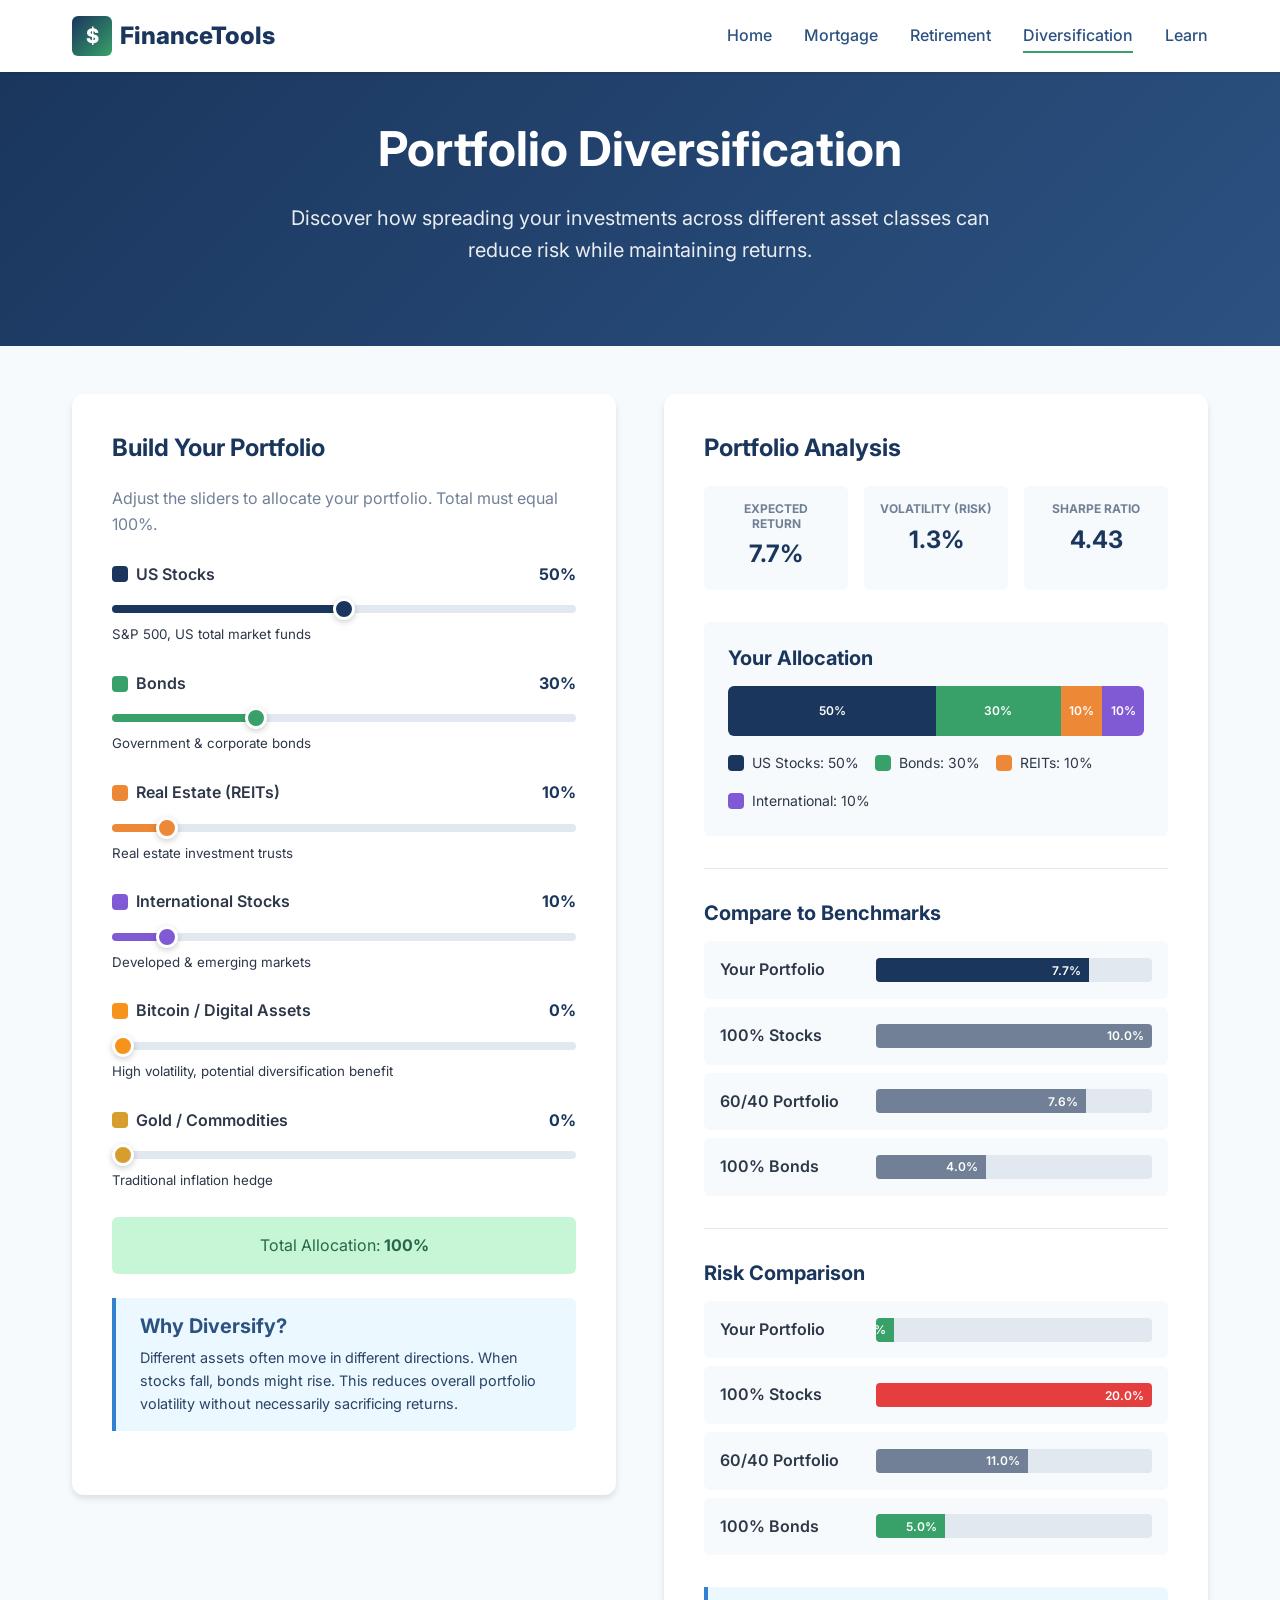
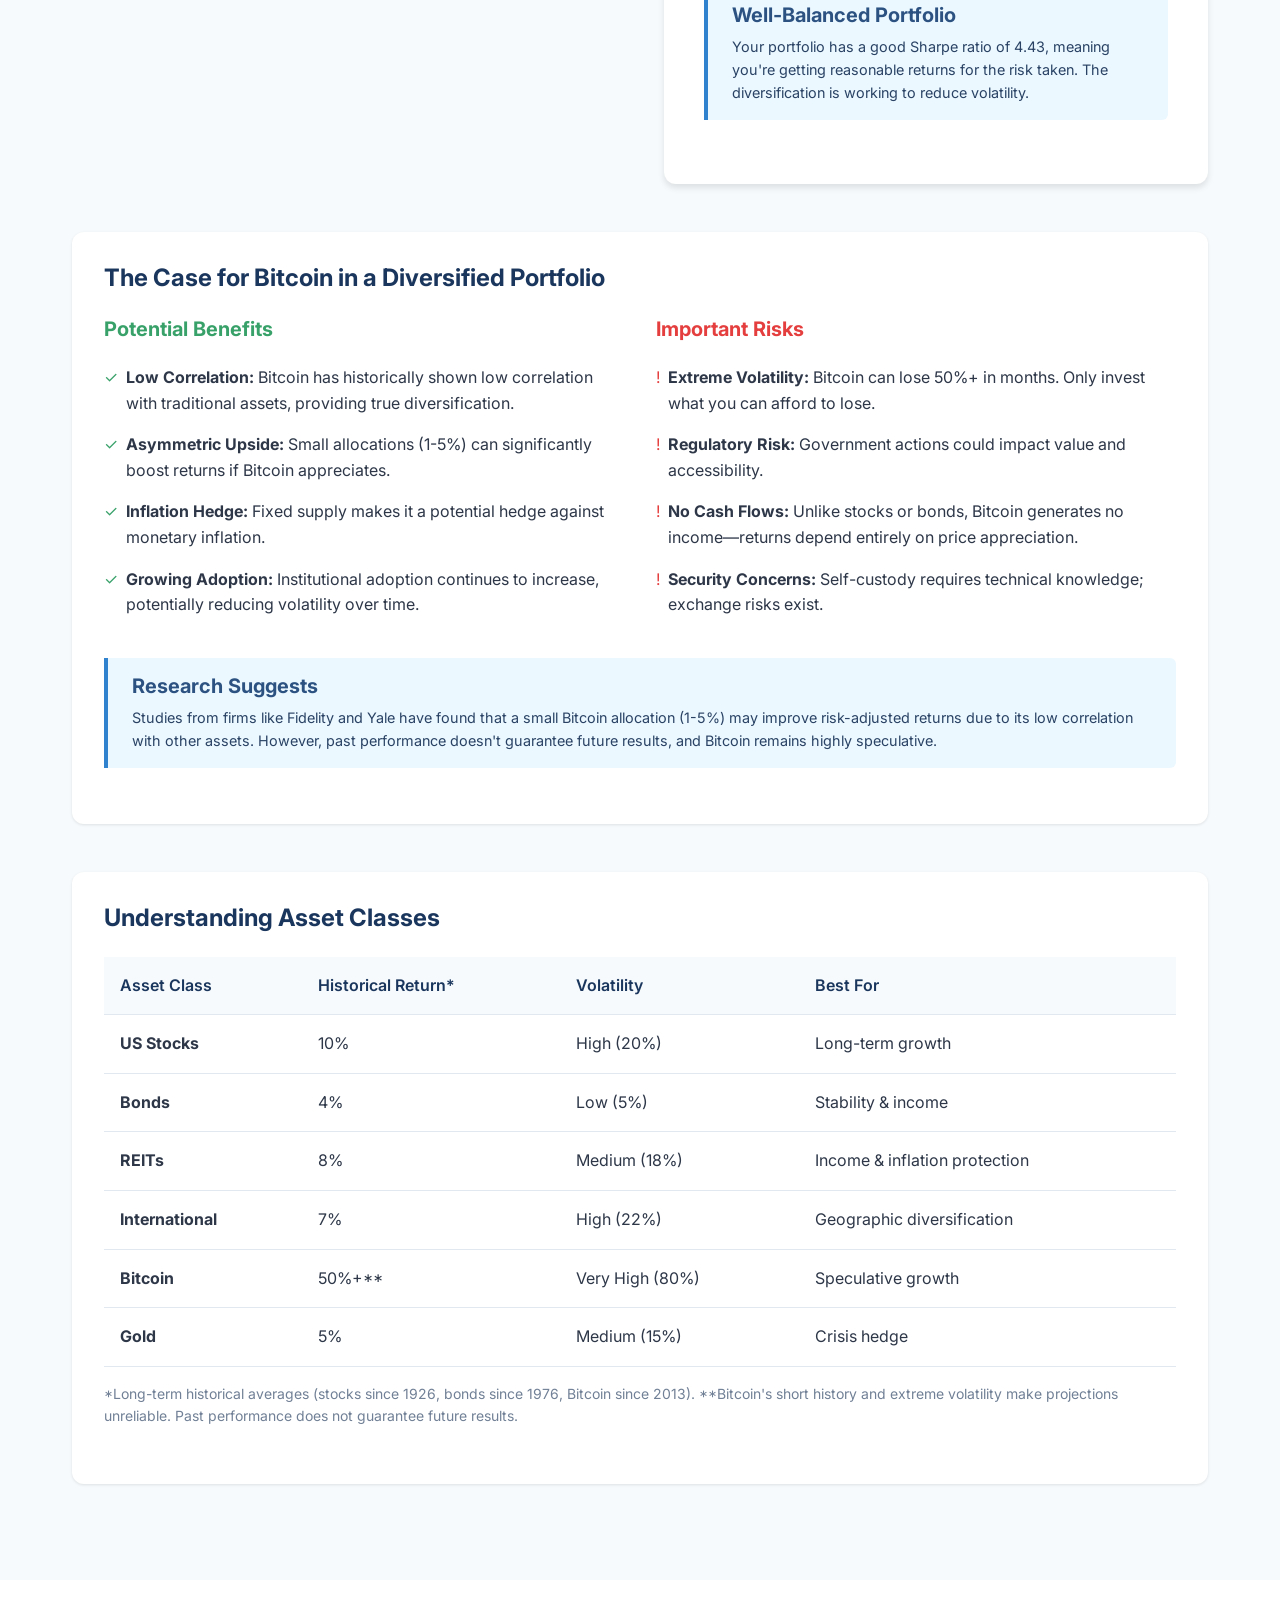
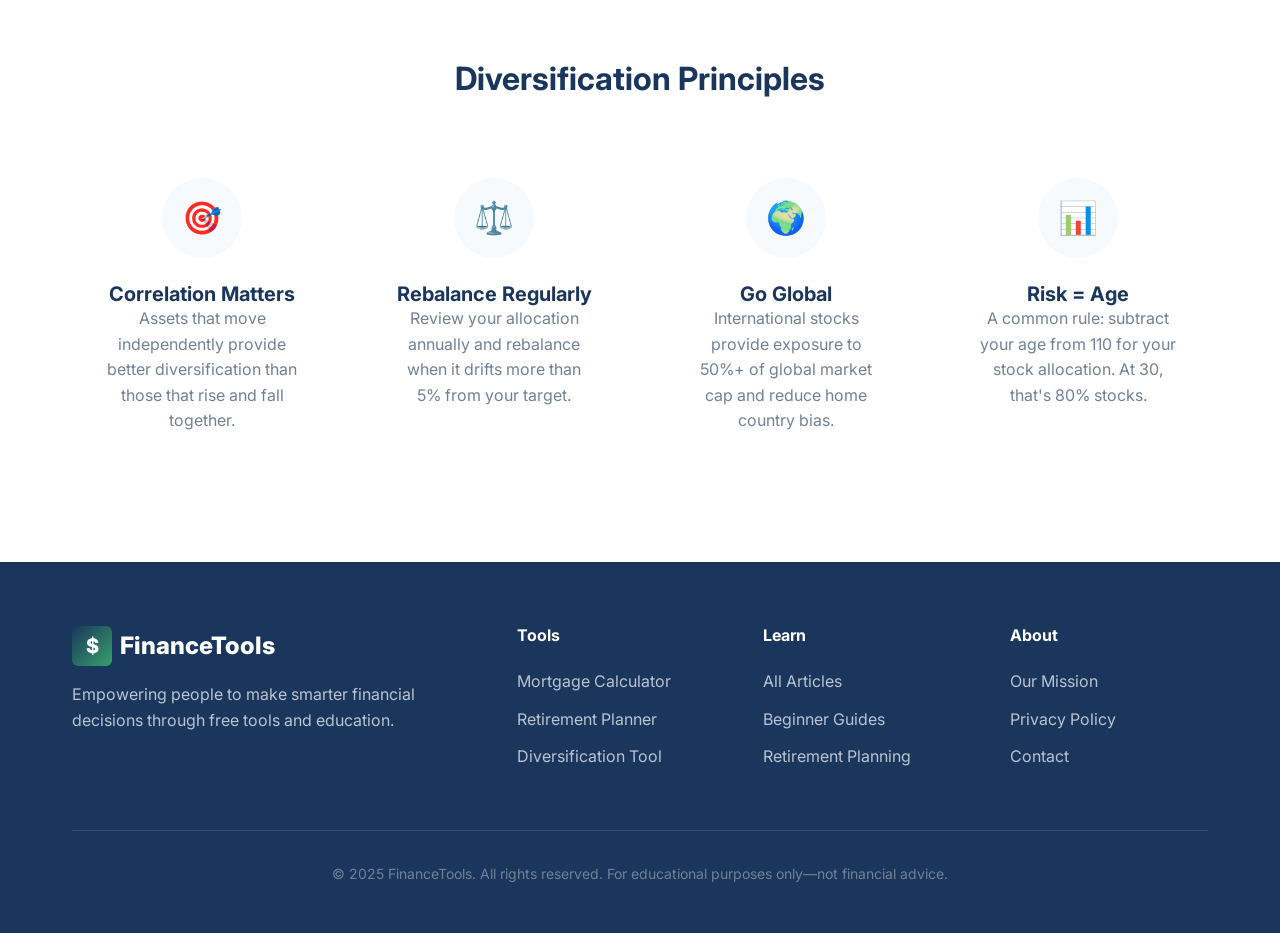
<file: website/diversification.html>
<!DOCTYPE html>
<html lang="en">
<head>
    <meta charset="UTF-8">
    <meta name="viewport" content="width=device-width, initial-scale=1.0">
    <title>Portfolio Diversification Tool - FinanceTools</title>
    <meta name="description" content="Explore how diversification can improve your risk-adjusted returns. See the impact of adding different asset classes including stocks, bonds, real estate, and digital assets.">
    <link rel="preconnect" href="https://fonts.googleapis.com">
    <link rel="preconnect" href="https://fonts.gstatic.com" crossorigin>
    <link href="https://fonts.googleapis.com/css2?family=Inter:wght@400;500;600;700;800&display=swap" rel="stylesheet">
    <link rel="stylesheet" href="css/styles.css">
    <style>
        .slider-container {
            margin-bottom: 1.5rem;
        }
        .slider-header {
            display: flex;
            justify-content: space-between;
            align-items: center;
            margin-bottom: 0.5rem;
        }
        .slider-label {
            font-weight: 600;
            display: flex;
            align-items: center;
            gap: 0.5rem;
        }
        .slider-value {
            font-weight: 700;
            color: var(--primary-color);
            min-width: 50px;
            text-align: right;
        }
        .asset-slider {
            -webkit-appearance: none;
            width: 100%;
            height: 8px;
            border-radius: 4px;
            outline: none;
            margin: 0.5rem 0;
        }
        .asset-slider::-webkit-slider-thumb {
            -webkit-appearance: none;
            width: 22px;
            height: 22px;
            border-radius: 50%;
            cursor: pointer;
            border: 3px solid white;
            box-shadow: 0 2px 6px rgba(0,0,0,0.2);
        }
        #stocks-slider { background: linear-gradient(to right, #1a365d 0%, #e2e8f0 0%); }
        #stocks-slider::-webkit-slider-thumb { background: #1a365d; }
        #bonds-slider { background: linear-gradient(to right, #38a169 0%, #e2e8f0 0%); }
        #bonds-slider::-webkit-slider-thumb { background: #38a169; }
        #realestate-slider { background: linear-gradient(to right, #ed8936 0%, #e2e8f0 0%); }
        #realestate-slider::-webkit-slider-thumb { background: #ed8936; }
        #international-slider { background: linear-gradient(to right, #805ad5 0%, #e2e8f0 0%); }
        #international-slider::-webkit-slider-thumb { background: #805ad5; }
        #bitcoin-slider { background: linear-gradient(to right, #f7931a 0%, #e2e8f0 0%); }
        #bitcoin-slider::-webkit-slider-thumb { background: #f7931a; }
        #gold-slider { background: linear-gradient(to right, #d69e2e 0%, #e2e8f0 0%); }
        #gold-slider::-webkit-slider-thumb { background: #d69e2e; }

        .allocation-total {
            padding: 1rem;
            background: var(--bg-light);
            border-radius: var(--radius-sm);
            text-align: center;
            margin-top: 1rem;
        }
        .allocation-total.over {
            background: #fed7d7;
            color: #c53030;
        }
        .allocation-total.under {
            background: #fefcbf;
            color: #975a16;
        }
        .allocation-total.valid {
            background: #c6f6d5;
            color: #276749;
        }
        .metric-grid {
            display: grid;
            grid-template-columns: repeat(3, 1fr);
            gap: 1rem;
            margin-bottom: 1.5rem;
        }
        .metric-card {
            background: var(--bg-light);
            padding: 1rem;
            border-radius: var(--radius-sm);
            text-align: center;
        }
        .metric-card h5 {
            font-size: 0.75rem;
            color: var(--text-light);
            margin-bottom: 0.25rem;
            text-transform: uppercase;
        }
        .metric-value {
            font-size: 1.5rem;
            font-weight: 700;
            color: var(--primary-color);
        }
        .comparison-row {
            display: flex;
            align-items: center;
            gap: 1rem;
            padding: 1rem;
            background: var(--bg-light);
            border-radius: var(--radius-sm);
            margin-bottom: 0.5rem;
        }
        .comparison-label {
            width: 140px;
            font-weight: 600;
        }
        .comparison-bar-container {
            flex: 1;
            height: 24px;
            background: #e2e8f0;
            border-radius: 4px;
            overflow: hidden;
        }
        .comparison-bar {
            height: 100%;
            display: flex;
            align-items: center;
            justify-content: flex-end;
            padding-right: 0.5rem;
            color: white;
            font-size: 0.75rem;
            font-weight: 600;
            transition: width 0.5s ease;
        }
    </style>
</head>
<body>
    <!-- Navigation -->
    <nav>
        <div class="container">
            <a href="index.html" class="logo">
                <div class="logo-icon">$</div>
                <span>FinanceTools</span>
            </a>
            <ul class="nav-links">
                <li><a href="index.html">Home</a></li>
                <li><a href="mortgage.html">Mortgage</a></li>
                <li><a href="retirement.html">Retirement</a></li>
                <li><a href="diversification.html" class="active">Diversification</a></li>
                <li><a href="articles.html">Learn</a></li>
            </ul>
            <button class="mobile-menu-btn" onclick="toggleMenu()">☰</button>
        </div>
    </nav>

    <!-- Hero -->
    <section class="hero" style="padding: 3rem 0;">
        <div class="container">
            <h1>Portfolio Diversification</h1>
            <p>Discover how spreading your investments across different asset classes can reduce risk while maintaining returns.</p>
        </div>
    </section>

    <!-- Calculator -->
    <section class="calculator-page">
        <div class="container">
            <div class="calculator-container">
                <div class="calculator-form">
                    <h3 style="margin-bottom: 1.5rem;">Build Your Portfolio</h3>
                    <p style="margin-bottom: 1.5rem; color: var(--text-light);">Adjust the sliders to allocate your portfolio. Total must equal 100%.</p>

                    <div class="slider-container">
                        <div class="slider-header">
                            <span class="slider-label">
                                <span style="width: 16px; height: 16px; background: #1a365d; border-radius: 4px; display: inline-block;"></span>
                                US Stocks
                            </span>
                            <span class="slider-value" id="stocks-value">50%</span>
                        </div>
                        <input type="range" id="stocks-slider" class="asset-slider" min="0" max="100" value="50" oninput="updatePortfolio()">
                        <small>S&P 500, US total market funds</small>
                    </div>

                    <div class="slider-container">
                        <div class="slider-header">
                            <span class="slider-label">
                                <span style="width: 16px; height: 16px; background: #38a169; border-radius: 4px; display: inline-block;"></span>
                                Bonds
                            </span>
                            <span class="slider-value" id="bonds-value">30%</span>
                        </div>
                        <input type="range" id="bonds-slider" class="asset-slider" min="0" max="100" value="30" oninput="updatePortfolio()">
                        <small>Government & corporate bonds</small>
                    </div>

                    <div class="slider-container">
                        <div class="slider-header">
                            <span class="slider-label">
                                <span style="width: 16px; height: 16px; background: #ed8936; border-radius: 4px; display: inline-block;"></span>
                                Real Estate (REITs)
                            </span>
                            <span class="slider-value" id="realestate-value">10%</span>
                        </div>
                        <input type="range" id="realestate-slider" class="asset-slider" min="0" max="100" value="10" oninput="updatePortfolio()">
                        <small>Real estate investment trusts</small>
                    </div>

                    <div class="slider-container">
                        <div class="slider-header">
                            <span class="slider-label">
                                <span style="width: 16px; height: 16px; background: #805ad5; border-radius: 4px; display: inline-block;"></span>
                                International Stocks
                            </span>
                            <span class="slider-value" id="international-value">10%</span>
                        </div>
                        <input type="range" id="international-slider" class="asset-slider" min="0" max="100" value="10" oninput="updatePortfolio()">
                        <small>Developed & emerging markets</small>
                    </div>

                    <div class="slider-container">
                        <div class="slider-header">
                            <span class="slider-label">
                                <span style="width: 16px; height: 16px; background: #f7931a; border-radius: 4px; display: inline-block;"></span>
                                Bitcoin / Digital Assets
                            </span>
                            <span class="slider-value" id="bitcoin-value">0%</span>
                        </div>
                        <input type="range" id="bitcoin-slider" class="asset-slider" min="0" max="20" value="0" oninput="updatePortfolio()">
                        <small>High volatility, potential diversification benefit</small>
                    </div>

                    <div class="slider-container">
                        <div class="slider-header">
                            <span class="slider-label">
                                <span style="width: 16px; height: 16px; background: #d69e2e; border-radius: 4px; display: inline-block;"></span>
                                Gold / Commodities
                            </span>
                            <span class="slider-value" id="gold-value">0%</span>
                        </div>
                        <input type="range" id="gold-slider" class="asset-slider" min="0" max="20" value="0" oninput="updatePortfolio()">
                        <small>Traditional inflation hedge</small>
                    </div>

                    <div class="allocation-total valid" id="allocation-total">
                        Total Allocation: <strong>100%</strong>
                    </div>

                    <div class="info-box" style="margin-top: 1.5rem;">
                        <h4>Why Diversify?</h4>
                        <p>Different assets often move in different directions. When stocks fall, bonds might rise. This reduces overall portfolio volatility without necessarily sacrificing returns.</p>
                    </div>
                </div>

                <div class="calculator-results">
                    <h3 style="margin-bottom: 1.5rem;">Portfolio Analysis</h3>

                    <div class="metric-grid">
                        <div class="metric-card">
                            <h5>Expected Return</h5>
                            <div class="metric-value" id="expected-return">7.2%</div>
                        </div>
                        <div class="metric-card">
                            <h5>Volatility (Risk)</h5>
                            <div class="metric-value" id="volatility">12.5%</div>
                        </div>
                        <div class="metric-card">
                            <h5>Sharpe Ratio</h5>
                            <div class="metric-value" id="sharpe">0.58</div>
                        </div>
                    </div>

                    <div class="chart-container">
                        <h4 style="margin-bottom: 1rem;">Your Allocation</h4>
                        <div class="allocation-bar" id="portfolio-bar" style="height: 50px;">
                            <!-- Filled by JS -->
                        </div>
                        <div class="allocation-legend" id="portfolio-legend" style="margin-top: 1rem;">
                            <!-- Filled by JS -->
                        </div>
                    </div>

                    <div class="result-breakdown" style="margin-top: 2rem;">
                        <h4 style="margin-bottom: 1rem;">Compare to Benchmarks</h4>

                        <div class="comparison-row">
                            <span class="comparison-label">Your Portfolio</span>
                            <div class="comparison-bar-container">
                                <div class="comparison-bar" id="your-return-bar" style="width: 72%; background: var(--primary-color);">7.2%</div>
                            </div>
                        </div>

                        <div class="comparison-row">
                            <span class="comparison-label">100% Stocks</span>
                            <div class="comparison-bar-container">
                                <div class="comparison-bar" style="width: 100%; background: #718096;">10.0%</div>
                            </div>
                        </div>

                        <div class="comparison-row">
                            <span class="comparison-label">60/40 Portfolio</span>
                            <div class="comparison-bar-container">
                                <div class="comparison-bar" style="width: 76%; background: #718096;">7.6%</div>
                            </div>
                        </div>

                        <div class="comparison-row">
                            <span class="comparison-label">100% Bonds</span>
                            <div class="comparison-bar-container">
                                <div class="comparison-bar" style="width: 40%; background: #718096;">4.0%</div>
                            </div>
                        </div>
                    </div>

                    <div class="result-breakdown" style="margin-top: 2rem;">
                        <h4 style="margin-bottom: 1rem;">Risk Comparison</h4>

                        <div class="comparison-row">
                            <span class="comparison-label">Your Portfolio</span>
                            <div class="comparison-bar-container">
                                <div class="comparison-bar" id="your-risk-bar" style="width: 62%; background: var(--secondary-color);">12.5%</div>
                            </div>
                        </div>

                        <div class="comparison-row">
                            <span class="comparison-label">100% Stocks</span>
                            <div class="comparison-bar-container">
                                <div class="comparison-bar" style="width: 100%; background: #e53e3e;">20.0%</div>
                            </div>
                        </div>

                        <div class="comparison-row">
                            <span class="comparison-label">60/40 Portfolio</span>
                            <div class="comparison-bar-container">
                                <div class="comparison-bar" style="width: 55%; background: #718096;">11.0%</div>
                            </div>
                        </div>

                        <div class="comparison-row">
                            <span class="comparison-label">100% Bonds</span>
                            <div class="comparison-bar-container">
                                <div class="comparison-bar" style="width: 25%; background: #38a169;">5.0%</div>
                            </div>
                        </div>
                    </div>

                    <div class="info-box" style="margin-top: 2rem;" id="portfolio-insight">
                        <h4>Portfolio Insight</h4>
                        <p>Your balanced portfolio offers a good mix of growth and stability. The diversification reduces risk while maintaining reasonable expected returns.</p>
                    </div>
                </div>
            </div>

            <!-- Bitcoin Section -->
            <div style="margin-top: 3rem;">
                <div class="card">
                    <h3 style="margin-bottom: 1.5rem;">The Case for Bitcoin in a Diversified Portfolio</h3>

                    <div style="display: grid; grid-template-columns: 1fr 1fr; gap: 2rem;">
                        <div>
                            <h4 style="margin-bottom: 1rem; color: var(--secondary-color);">Potential Benefits</h4>
                            <ul style="list-style: none; padding: 0;">
                                <li style="padding: 0.5rem 0; display: flex; align-items: flex-start; gap: 0.5rem;">
                                    <span style="color: var(--secondary-color);">✓</span>
                                    <span><strong>Low Correlation:</strong> Bitcoin has historically shown low correlation with traditional assets, providing true diversification.</span>
                                </li>
                                <li style="padding: 0.5rem 0; display: flex; align-items: flex-start; gap: 0.5rem;">
                                    <span style="color: var(--secondary-color);">✓</span>
                                    <span><strong>Asymmetric Upside:</strong> Small allocations (1-5%) can significantly boost returns if Bitcoin appreciates.</span>
                                </li>
                                <li style="padding: 0.5rem 0; display: flex; align-items: flex-start; gap: 0.5rem;">
                                    <span style="color: var(--secondary-color);">✓</span>
                                    <span><strong>Inflation Hedge:</strong> Fixed supply makes it a potential hedge against monetary inflation.</span>
                                </li>
                                <li style="padding: 0.5rem 0; display: flex; align-items: flex-start; gap: 0.5rem;">
                                    <span style="color: var(--secondary-color);">✓</span>
                                    <span><strong>Growing Adoption:</strong> Institutional adoption continues to increase, potentially reducing volatility over time.</span>
                                </li>
                            </ul>
                        </div>
                        <div>
                            <h4 style="margin-bottom: 1rem; color: #e53e3e;">Important Risks</h4>
                            <ul style="list-style: none; padding: 0;">
                                <li style="padding: 0.5rem 0; display: flex; align-items: flex-start; gap: 0.5rem;">
                                    <span style="color: #e53e3e;">!</span>
                                    <span><strong>Extreme Volatility:</strong> Bitcoin can lose 50%+ in months. Only invest what you can afford to lose.</span>
                                </li>
                                <li style="padding: 0.5rem 0; display: flex; align-items: flex-start; gap: 0.5rem;">
                                    <span style="color: #e53e3e;">!</span>
                                    <span><strong>Regulatory Risk:</strong> Government actions could impact value and accessibility.</span>
                                </li>
                                <li style="padding: 0.5rem 0; display: flex; align-items: flex-start; gap: 0.5rem;">
                                    <span style="color: #e53e3e;">!</span>
                                    <span><strong>No Cash Flows:</strong> Unlike stocks or bonds, Bitcoin generates no income—returns depend entirely on price appreciation.</span>
                                </li>
                                <li style="padding: 0.5rem 0; display: flex; align-items: flex-start; gap: 0.5rem;">
                                    <span style="color: #e53e3e;">!</span>
                                    <span><strong>Security Concerns:</strong> Self-custody requires technical knowledge; exchange risks exist.</span>
                                </li>
                            </ul>
                        </div>
                    </div>

                    <div class="info-box" style="margin-top: 2rem;">
                        <h4>Research Suggests</h4>
                        <p>Studies from firms like Fidelity and Yale have found that a small Bitcoin allocation (1-5%) may improve risk-adjusted returns due to its low correlation with other assets. However, past performance doesn't guarantee future results, and Bitcoin remains highly speculative.</p>
                    </div>
                </div>
            </div>

            <!-- Asset Class Details -->
            <div style="margin-top: 3rem;">
                <div class="card">
                    <h3 style="margin-bottom: 1.5rem;">Understanding Asset Classes</h3>

                    <table class="comparison-table">
                        <thead>
                            <tr>
                                <th>Asset Class</th>
                                <th>Historical Return*</th>
                                <th>Volatility</th>
                                <th>Best For</th>
                            </tr>
                        </thead>
                        <tbody>
                            <tr>
                                <td><strong>US Stocks</strong></td>
                                <td>10%</td>
                                <td>High (20%)</td>
                                <td>Long-term growth</td>
                            </tr>
                            <tr>
                                <td><strong>Bonds</strong></td>
                                <td>4%</td>
                                <td>Low (5%)</td>
                                <td>Stability & income</td>
                            </tr>
                            <tr>
                                <td><strong>REITs</strong></td>
                                <td>8%</td>
                                <td>Medium (18%)</td>
                                <td>Income & inflation protection</td>
                            </tr>
                            <tr>
                                <td><strong>International</strong></td>
                                <td>7%</td>
                                <td>High (22%)</td>
                                <td>Geographic diversification</td>
                            </tr>
                            <tr>
                                <td><strong>Bitcoin</strong></td>
                                <td>50%+**</td>
                                <td>Very High (80%)</td>
                                <td>Speculative growth</td>
                            </tr>
                            <tr>
                                <td><strong>Gold</strong></td>
                                <td>5%</td>
                                <td>Medium (15%)</td>
                                <td>Crisis hedge</td>
                            </tr>
                        </tbody>
                    </table>
                    <p style="font-size: 0.875rem; color: var(--text-light); margin-top: 1rem;">
                        *Long-term historical averages (stocks since 1926, bonds since 1976, Bitcoin since 2013). **Bitcoin's short history and extreme volatility make projections unreliable. Past performance does not guarantee future results.
                    </p>
                </div>
            </div>
        </div>
    </section>

    <!-- Tips Section -->
    <section class="features-section" style="margin-top: 3rem;">
        <div class="container">
            <div class="section-header">
                <h2>Diversification Principles</h2>
            </div>
            <div class="features-grid">
                <div class="feature-item">
                    <div class="feature-icon">🎯</div>
                    <h4>Correlation Matters</h4>
                    <p>Assets that move independently provide better diversification than those that rise and fall together.</p>
                </div>
                <div class="feature-item">
                    <div class="feature-icon">⚖️</div>
                    <h4>Rebalance Regularly</h4>
                    <p>Review your allocation annually and rebalance when it drifts more than 5% from your target.</p>
                </div>
                <div class="feature-item">
                    <div class="feature-icon">🌍</div>
                    <h4>Go Global</h4>
                    <p>International stocks provide exposure to 50%+ of global market cap and reduce home country bias.</p>
                </div>
                <div class="feature-item">
                    <div class="feature-icon">📊</div>
                    <h4>Risk = Age</h4>
                    <p>A common rule: subtract your age from 110 for your stock allocation. At 30, that's 80% stocks.</p>
                </div>
            </div>
        </div>
    </section>

    <!-- Footer -->
    <footer>
        <div class="container">
            <div class="footer-content">
                <div class="footer-brand">
                    <div class="logo">
                        <div class="logo-icon">$</div>
                        <span style="color: white;">FinanceTools</span>
                    </div>
                    <p>Empowering people to make smarter financial decisions through free tools and education.</p>
                </div>
                <div class="footer-links">
                    <h4>Tools</h4>
                    <ul>
                        <li><a href="mortgage.html">Mortgage Calculator</a></li>
                        <li><a href="retirement.html">Retirement Planner</a></li>
                        <li><a href="diversification.html">Diversification Tool</a></li>
                    </ul>
                </div>
                <div class="footer-links">
                    <h4>Learn</h4>
                    <ul>
                        <li><a href="articles.html">All Articles</a></li>
                        <li><a href="articles.html">Beginner Guides</a></li>
                        <li><a href="articles.html">Retirement Planning</a></li>
                    </ul>
                </div>
                <div class="footer-links">
                    <h4>About</h4>
                    <ul>
                        <li><a href="#">Our Mission</a></li>
                        <li><a href="#">Privacy Policy</a></li>
                        <li><a href="#">Contact</a></li>
                    </ul>
                </div>
            </div>
            <div class="footer-bottom">
                <p>&copy; 2025 FinanceTools. All rights reserved. For educational purposes only—not financial advice.</p>
            </div>
        </div>
    </footer>

    <script>
        function toggleMenu() {
            document.querySelector('.nav-links').classList.toggle('active');
        }

        // Asset data (simplified historical estimates)
        const assetData = {
            stocks: { return: 10, volatility: 20, color: '#1a365d', name: 'US Stocks' },
            bonds: { return: 4, volatility: 5, color: '#38a169', name: 'Bonds' },
            realestate: { return: 8, volatility: 18, color: '#ed8936', name: 'REITs' },
            international: { return: 7, volatility: 22, color: '#805ad5', name: 'International' },
            bitcoin: { return: 30, volatility: 80, color: '#f7931a', name: 'Bitcoin' },
            gold: { return: 5, volatility: 15, color: '#d69e2e', name: 'Gold' }
        };

        // Correlation matrix (simplified)
        const correlations = {
            stocks: { stocks: 1, bonds: -0.2, realestate: 0.6, international: 0.8, bitcoin: 0.3, gold: 0 },
            bonds: { stocks: -0.2, bonds: 1, realestate: 0.2, international: -0.1, bitcoin: 0, gold: 0.3 },
            realestate: { stocks: 0.6, bonds: 0.2, realestate: 1, international: 0.5, bitcoin: 0.2, gold: 0.1 },
            international: { stocks: 0.8, bonds: -0.1, realestate: 0.5, international: 1, bitcoin: 0.3, gold: 0.1 },
            bitcoin: { stocks: 0.3, bonds: 0, realestate: 0.2, international: 0.3, bitcoin: 1, gold: 0.1 },
            gold: { stocks: 0, bonds: 0.3, realestate: 0.1, international: 0.1, bitcoin: 0.1, gold: 1 }
        };

        function updatePortfolio() {
            const allocations = {
                stocks: parseInt(document.getElementById('stocks-slider').value),
                bonds: parseInt(document.getElementById('bonds-slider').value),
                realestate: parseInt(document.getElementById('realestate-slider').value),
                international: parseInt(document.getElementById('international-slider').value),
                bitcoin: parseInt(document.getElementById('bitcoin-slider').value),
                gold: parseInt(document.getElementById('gold-slider').value)
            };

            // Update slider backgrounds
            Object.keys(allocations).forEach(asset => {
                const slider = document.getElementById(asset + '-slider');
                const max = parseInt(slider.max);
                const percent = (allocations[asset] / max) * 100;
                slider.style.background = `linear-gradient(to right, ${assetData[asset].color} ${percent}%, #e2e8f0 ${percent}%)`;
                document.getElementById(asset + '-value').textContent = allocations[asset] + '%';
            });

            // Calculate total
            const total = Object.values(allocations).reduce((a, b) => a + b, 0);
            const totalDiv = document.getElementById('allocation-total');
            totalDiv.innerHTML = `Total Allocation: <strong>${total}%</strong>`;

            if (total > 100) {
                totalDiv.className = 'allocation-total over';
            } else if (total < 100) {
                totalDiv.className = 'allocation-total under';
            } else {
                totalDiv.className = 'allocation-total valid';
            }

            // Calculate portfolio metrics
            if (total > 0) {
                // Normalize allocations
                const weights = {};
                Object.keys(allocations).forEach(asset => {
                    weights[asset] = allocations[asset] / 100;
                });

                // Expected return (weighted average)
                let expectedReturn = 0;
                Object.keys(weights).forEach(asset => {
                    expectedReturn += weights[asset] * assetData[asset].return;
                });

                // Portfolio variance (using correlation matrix)
                let portfolioVariance = 0;
                Object.keys(weights).forEach(asset1 => {
                    Object.keys(weights).forEach(asset2 => {
                        portfolioVariance += weights[asset1] * weights[asset2] *
                            assetData[asset1].volatility * assetData[asset2].volatility *
                            correlations[asset1][asset2] / 100;
                    });
                });

                const volatility = Math.sqrt(portfolioVariance);
                const sharpeRatio = (expectedReturn - 2) / volatility; // Assuming 2% risk-free rate

                // Update display
                document.getElementById('expected-return').textContent = expectedReturn.toFixed(1) + '%';
                document.getElementById('volatility').textContent = volatility.toFixed(1) + '%';
                document.getElementById('sharpe').textContent = sharpeRatio.toFixed(2);

                // Update comparison bars
                const returnBar = document.getElementById('your-return-bar');
                const returnPercent = (expectedReturn / 10) * 100;
                returnBar.style.width = Math.min(100, returnPercent) + '%';
                returnBar.textContent = expectedReturn.toFixed(1) + '%';

                const riskBar = document.getElementById('your-risk-bar');
                const riskPercent = (volatility / 20) * 100;
                riskBar.style.width = Math.min(100, riskPercent) + '%';
                riskBar.textContent = volatility.toFixed(1) + '%';

                // Update allocation bar
                const portfolioBar = document.getElementById('portfolio-bar');
                const portfolioLegend = document.getElementById('portfolio-legend');
                let barHTML = '';
                let legendHTML = '';

                Object.keys(allocations).forEach(asset => {
                    if (allocations[asset] > 0) {
                        barHTML += `<div class="allocation-segment" style="background: ${assetData[asset].color}; flex: ${allocations[asset]};">${allocations[asset] > 8 ? allocations[asset] + '%' : ''}</div>`;
                        legendHTML += `
                            <div class="legend-item">
                                <span class="legend-color" style="background: ${assetData[asset].color};"></span>
                                <span>${assetData[asset].name}: ${allocations[asset]}%</span>
                            </div>
                        `;
                    }
                });

                portfolioBar.innerHTML = barHTML;
                portfolioLegend.innerHTML = legendHTML;

                // Update insight
                updateInsight(allocations, expectedReturn, volatility, sharpeRatio);
            }
        }

        function updateInsight(allocations, expectedReturn, volatility, sharpe) {
            const insightBox = document.getElementById('portfolio-insight');
            let insight = '';

            if (allocations.bitcoin > 10) {
                insight = `<h4>High Bitcoin Allocation</h4><p>A ${allocations.bitcoin}% Bitcoin allocation significantly increases both potential returns and risk. Consider limiting to 1-5% for most portfolios. This is a high-risk speculative position.</p>`;
            } else if (allocations.bitcoin > 0 && allocations.bitcoin <= 5) {
                insight = `<h4>Small Bitcoin Position</h4><p>Your ${allocations.bitcoin}% Bitcoin allocation adds diversification due to low correlation with other assets. This is consistent with research suggesting small allocations may improve risk-adjusted returns.</p>`;
            } else if (allocations.stocks > 80) {
                insight = `<h4>Aggressive Growth Portfolio</h4><p>With ${allocations.stocks}% in stocks, this is an aggressive portfolio suitable for young investors with long time horizons. Expect significant volatility but historically strong long-term returns.</p>`;
            } else if (allocations.bonds > 50) {
                insight = `<h4>Conservative Portfolio</h4><p>With ${allocations.bonds}% in bonds, this portfolio prioritizes stability over growth. Good for those near retirement or with low risk tolerance, but may not keep pace with inflation over time.</p>`;
            } else if (sharpe > 0.5) {
                insight = `<h4>Well-Balanced Portfolio</h4><p>Your portfolio has a good Sharpe ratio of ${sharpe.toFixed(2)}, meaning you're getting reasonable returns for the risk taken. The diversification is working to reduce volatility.</p>`;
            } else {
                insight = `<h4>Portfolio Analysis</h4><p>Expected return: ${expectedReturn.toFixed(1)}% with ${volatility.toFixed(1)}% volatility. Consider adjusting allocations to improve your risk-adjusted returns (Sharpe ratio).</p>`;
            }

            insightBox.innerHTML = insight;
        }

        // Initialize
        updatePortfolio();
    </script>
</body>
</html>
</file>
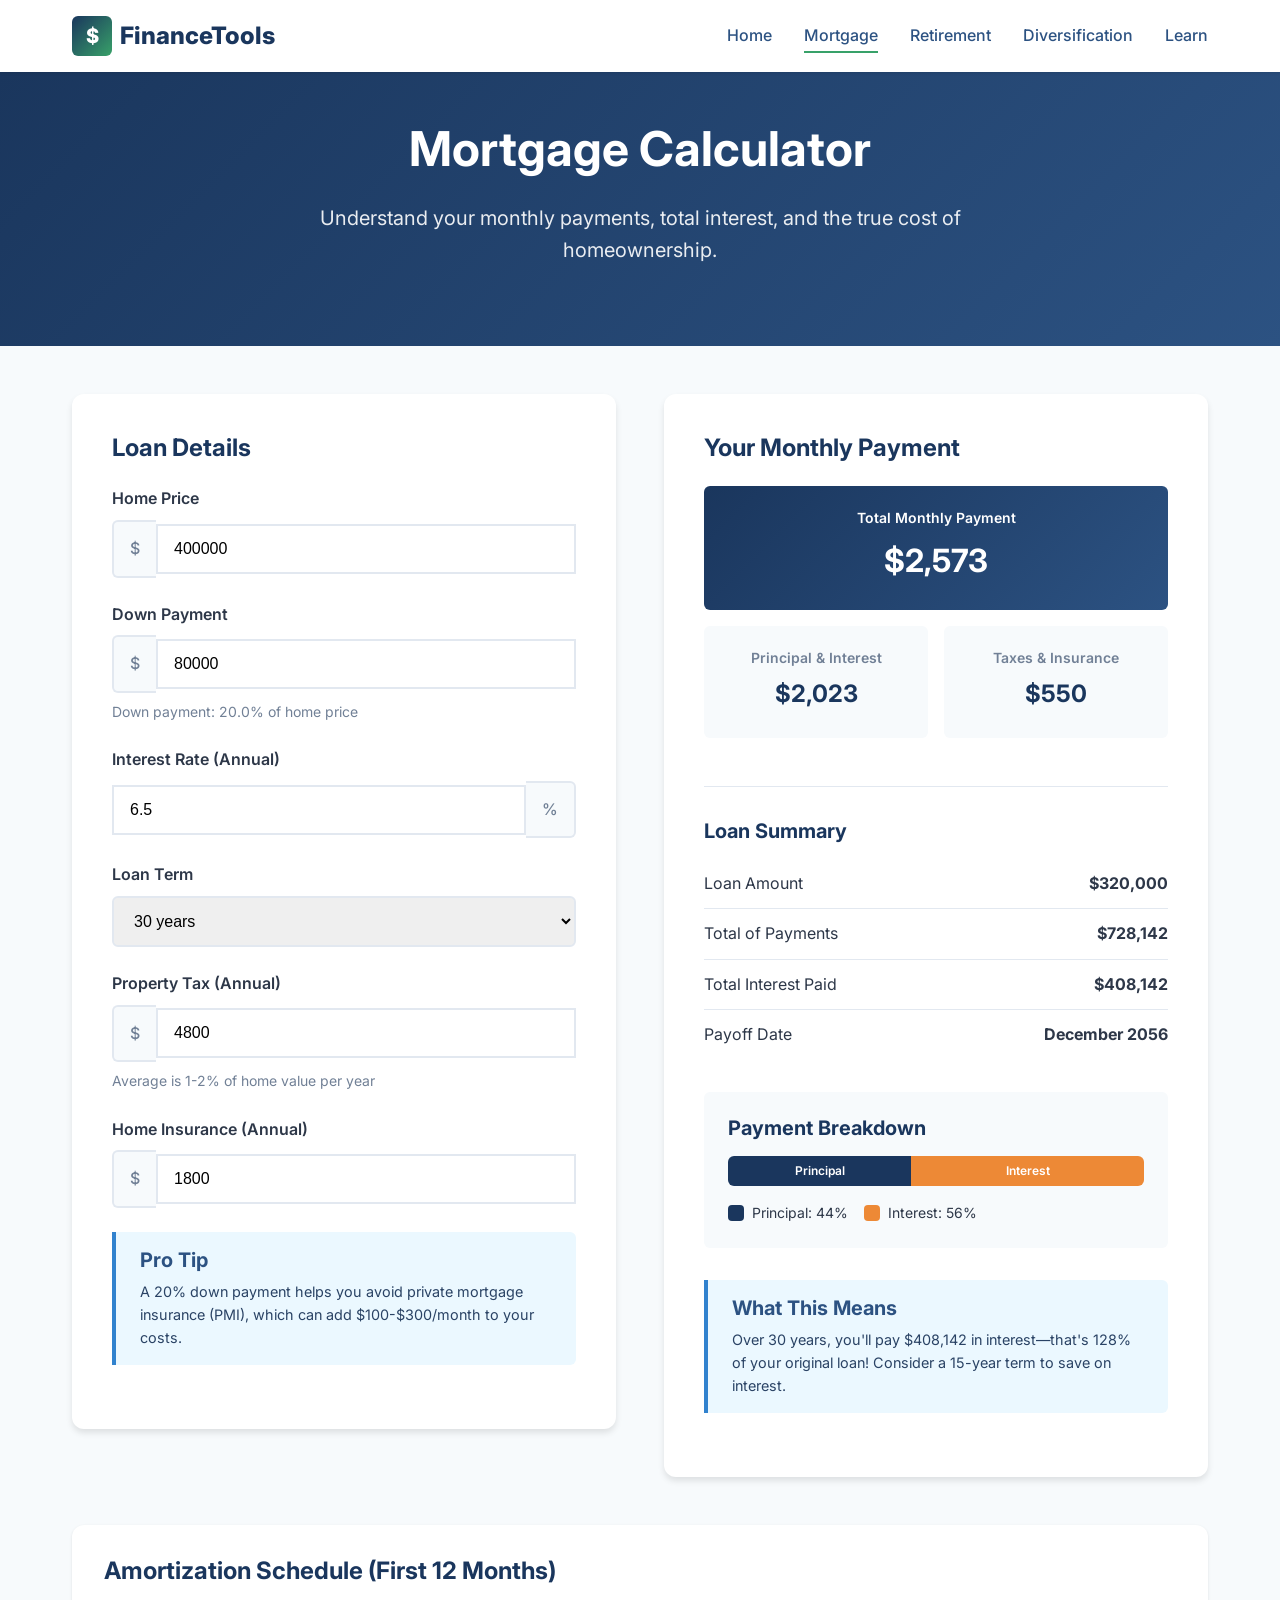
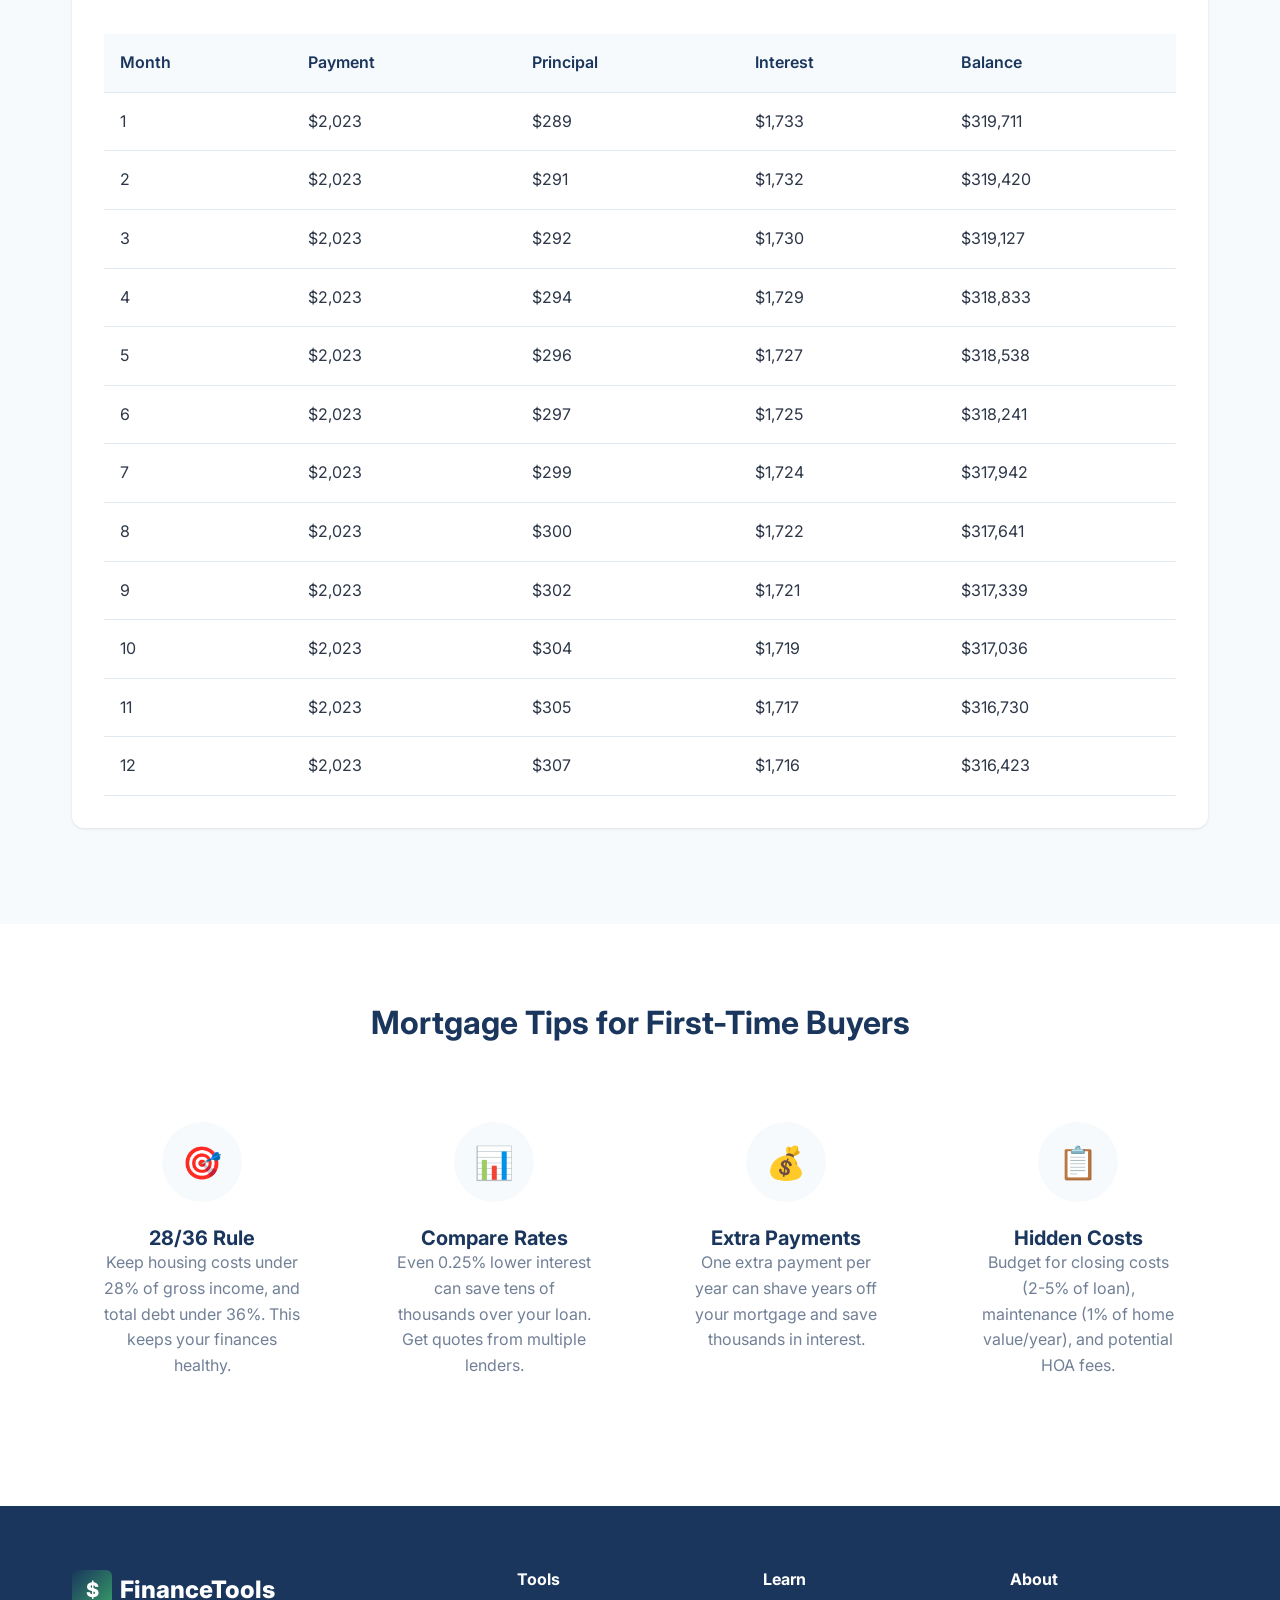
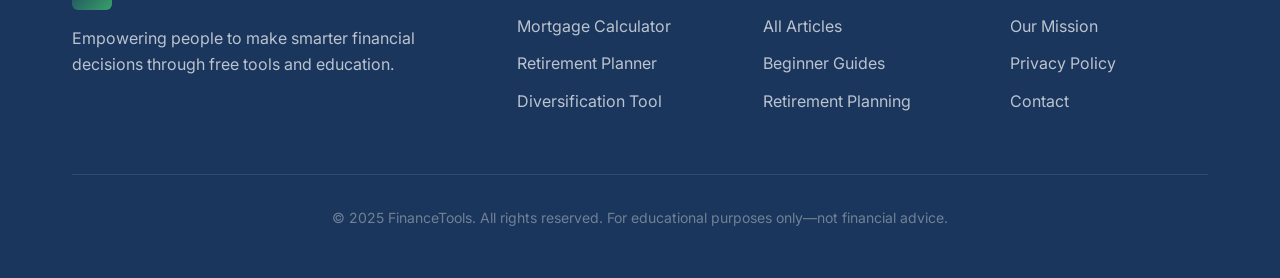
<file: website/mortgage.html>
<!DOCTYPE html>
<html lang="en">
<head>
    <meta charset="UTF-8">
    <meta name="viewport" content="width=device-width, initial-scale=1.0">
    <title>Mortgage Calculator - FinanceTools</title>
    <meta name="description" content="Calculate your monthly mortgage payment, see amortization schedules, and understand the true cost of your home loan.">
    <link rel="preconnect" href="https://fonts.googleapis.com">
    <link rel="preconnect" href="https://fonts.gstatic.com" crossorigin>
    <link href="https://fonts.googleapis.com/css2?family=Inter:wght@400;500;600;700;800&display=swap" rel="stylesheet">
    <link rel="stylesheet" href="css/styles.css">
</head>
<body>
    <!-- Navigation -->
    <nav>
        <div class="container">
            <a href="index.html" class="logo">
                <div class="logo-icon">$</div>
                <span>FinanceTools</span>
            </a>
            <ul class="nav-links">
                <li><a href="index.html">Home</a></li>
                <li><a href="mortgage.html" class="active">Mortgage</a></li>
                <li><a href="retirement.html">Retirement</a></li>
                <li><a href="diversification.html">Diversification</a></li>
                <li><a href="articles.html">Learn</a></li>
            </ul>
            <button class="mobile-menu-btn" onclick="toggleMenu()">☰</button>
        </div>
    </nav>

    <!-- Hero -->
    <section class="hero" style="padding: 3rem 0;">
        <div class="container">
            <h1>Mortgage Calculator</h1>
            <p>Understand your monthly payments, total interest, and the true cost of homeownership.</p>
        </div>
    </section>

    <!-- Calculator -->
    <section class="calculator-page">
        <div class="container">
            <div class="calculator-container">
                <div class="calculator-form">
                    <h3 style="margin-bottom: 1.5rem;">Loan Details</h3>

                    <div class="form-group">
                        <label for="homePrice">Home Price</label>
                        <div class="input-group">
                            <span class="input-prefix">$</span>
                            <input type="number" id="homePrice" value="400000" min="0" step="1000" onchange="calculate()">
                        </div>
                    </div>

                    <div class="form-group">
                        <label for="downPayment">Down Payment</label>
                        <div class="input-group">
                            <span class="input-prefix">$</span>
                            <input type="number" id="downPayment" value="80000" min="0" step="1000" onchange="calculate()">
                        </div>
                        <small>Down payment: <span id="downPaymentPercent">20%</span> of home price</small>
                    </div>

                    <div class="form-group">
                        <label for="interestRate">Interest Rate (Annual)</label>
                        <div class="input-group">
                            <input type="number" id="interestRate" value="6.5" min="0" max="20" step="0.125" onchange="calculate()">
                            <span class="input-suffix">%</span>
                        </div>
                    </div>

                    <div class="form-group">
                        <label for="loanTerm">Loan Term</label>
                        <select id="loanTerm" onchange="calculate()">
                            <option value="30" selected>30 years</option>
                            <option value="20">20 years</option>
                            <option value="15">15 years</option>
                            <option value="10">10 years</option>
                        </select>
                    </div>

                    <div class="form-group">
                        <label for="propertyTax">Property Tax (Annual)</label>
                        <div class="input-group">
                            <span class="input-prefix">$</span>
                            <input type="number" id="propertyTax" value="4800" min="0" step="100" onchange="calculate()">
                        </div>
                        <small>Average is 1-2% of home value per year</small>
                    </div>

                    <div class="form-group">
                        <label for="homeInsurance">Home Insurance (Annual)</label>
                        <div class="input-group">
                            <span class="input-prefix">$</span>
                            <input type="number" id="homeInsurance" value="1800" min="0" step="100" onchange="calculate()">
                        </div>
                    </div>

                    <div class="info-box">
                        <h4>Pro Tip</h4>
                        <p>A 20% down payment helps you avoid private mortgage insurance (PMI), which can add $100-$300/month to your costs.</p>
                    </div>
                </div>

                <div class="calculator-results">
                    <h3 style="margin-bottom: 1.5rem;">Your Monthly Payment</h3>

                    <div class="result-card highlight">
                        <h4>Total Monthly Payment</h4>
                        <div class="result-value" id="totalMonthly">$2,569</div>
                    </div>

                    <div style="display: grid; grid-template-columns: 1fr 1fr; gap: 1rem;">
                        <div class="result-card">
                            <h4>Principal & Interest</h4>
                            <div class="result-value" style="font-size: 1.5rem;" id="principalInterest">$2,019</div>
                        </div>
                        <div class="result-card">
                            <h4>Taxes & Insurance</h4>
                            <div class="result-value" style="font-size: 1.5rem;" id="taxInsurance">$550</div>
                        </div>
                    </div>

                    <div class="result-breakdown">
                        <h4 style="margin-bottom: 1rem;">Loan Summary</h4>
                        <div class="breakdown-item">
                            <span>Loan Amount</span>
                            <strong id="loanAmount">$320,000</strong>
                        </div>
                        <div class="breakdown-item">
                            <span>Total of Payments</span>
                            <strong id="totalPayments">$726,958</strong>
                        </div>
                        <div class="breakdown-item">
                            <span>Total Interest Paid</span>
                            <strong id="totalInterest">$406,958</strong>
                        </div>
                        <div class="breakdown-item">
                            <span>Payoff Date</span>
                            <strong id="payoffDate">January 2055</strong>
                        </div>
                    </div>

                    <div class="chart-container">
                        <h4 style="margin-bottom: 1rem;">Payment Breakdown</h4>
                        <div class="allocation-bar" id="paymentBar">
                            <div class="allocation-segment" style="background: #1a365d; flex: 44;">Principal</div>
                            <div class="allocation-segment" style="background: #ed8936; flex: 56;">Interest</div>
                        </div>
                        <div class="allocation-legend">
                            <div class="legend-item">
                                <span class="legend-color" style="background: #1a365d;"></span>
                                <span>Principal: <span id="principalPercent">44%</span></span>
                            </div>
                            <div class="legend-item">
                                <span class="legend-color" style="background: #ed8936;"></span>
                                <span>Interest: <span id="interestPercent">56%</span></span>
                            </div>
                        </div>
                    </div>

                    <div class="info-box" style="margin-top: 2rem;">
                        <h4>What This Means</h4>
                        <p id="insightText">Over 30 years, you'll pay $406,958 in interest—that's 127% of your original loan! Consider a 15-year term to save on interest.</p>
                    </div>
                </div>
            </div>

            <!-- Amortization Schedule -->
            <div style="margin-top: 3rem;">
                <div class="card">
                    <h3 style="margin-bottom: 1.5rem;">Amortization Schedule (First 12 Months)</h3>
                    <div style="overflow-x: auto;">
                        <table class="comparison-table" id="amortizationTable">
                            <thead>
                                <tr>
                                    <th>Month</th>
                                    <th>Payment</th>
                                    <th>Principal</th>
                                    <th>Interest</th>
                                    <th>Balance</th>
                                </tr>
                            </thead>
                            <tbody id="amortizationBody">
                                <!-- Populated by JavaScript -->
                            </tbody>
                        </table>
                    </div>
                </div>
            </div>
        </div>
    </section>

    <!-- Tips Section -->
    <section class="features-section" style="margin-top: 3rem;">
        <div class="container">
            <div class="section-header">
                <h2>Mortgage Tips for First-Time Buyers</h2>
            </div>
            <div class="features-grid">
                <div class="feature-item">
                    <div class="feature-icon">🎯</div>
                    <h4>28/36 Rule</h4>
                    <p>Keep housing costs under 28% of gross income, and total debt under 36%. This keeps your finances healthy.</p>
                </div>
                <div class="feature-item">
                    <div class="feature-icon">📊</div>
                    <h4>Compare Rates</h4>
                    <p>Even 0.25% lower interest can save tens of thousands over your loan. Get quotes from multiple lenders.</p>
                </div>
                <div class="feature-item">
                    <div class="feature-icon">💰</div>
                    <h4>Extra Payments</h4>
                    <p>One extra payment per year can shave years off your mortgage and save thousands in interest.</p>
                </div>
                <div class="feature-item">
                    <div class="feature-icon">📋</div>
                    <h4>Hidden Costs</h4>
                    <p>Budget for closing costs (2-5% of loan), maintenance (1% of home value/year), and potential HOA fees.</p>
                </div>
            </div>
        </div>
    </section>

    <!-- Footer -->
    <footer>
        <div class="container">
            <div class="footer-content">
                <div class="footer-brand">
                    <div class="logo">
                        <div class="logo-icon">$</div>
                        <span style="color: white;">FinanceTools</span>
                    </div>
                    <p>Empowering people to make smarter financial decisions through free tools and education.</p>
                </div>
                <div class="footer-links">
                    <h4>Tools</h4>
                    <ul>
                        <li><a href="mortgage.html">Mortgage Calculator</a></li>
                        <li><a href="retirement.html">Retirement Planner</a></li>
                        <li><a href="diversification.html">Diversification Tool</a></li>
                    </ul>
                </div>
                <div class="footer-links">
                    <h4>Learn</h4>
                    <ul>
                        <li><a href="articles.html">All Articles</a></li>
                        <li><a href="articles.html">Beginner Guides</a></li>
                        <li><a href="articles.html">Retirement Planning</a></li>
                    </ul>
                </div>
                <div class="footer-links">
                    <h4>About</h4>
                    <ul>
                        <li><a href="#">Our Mission</a></li>
                        <li><a href="#">Privacy Policy</a></li>
                        <li><a href="#">Contact</a></li>
                    </ul>
                </div>
            </div>
            <div class="footer-bottom">
                <p>&copy; 2025 FinanceTools. All rights reserved. For educational purposes only—not financial advice.</p>
            </div>
        </div>
    </footer>

    <script>
        function toggleMenu() {
            document.querySelector('.nav-links').classList.toggle('active');
        }

        function formatCurrency(num) {
            return new Intl.NumberFormat('en-US', {
                style: 'currency',
                currency: 'USD',
                minimumFractionDigits: 0,
                maximumFractionDigits: 0
            }).format(num);
        }

        function calculate() {
            const homePrice = parseFloat(document.getElementById('homePrice').value) || 0;
            const downPayment = parseFloat(document.getElementById('downPayment').value) || 0;
            const annualRate = parseFloat(document.getElementById('interestRate').value) || 0;
            const years = parseInt(document.getElementById('loanTerm').value) || 30;
            const propertyTax = parseFloat(document.getElementById('propertyTax').value) || 0;
            const homeInsurance = parseFloat(document.getElementById('homeInsurance').value) || 0;

            const loanAmount = homePrice - downPayment;
            const monthlyRate = annualRate / 100 / 12;
            const numPayments = years * 12;

            // Calculate down payment percentage
            const downPaymentPercent = homePrice > 0 ? ((downPayment / homePrice) * 100).toFixed(1) : 0;
            document.getElementById('downPaymentPercent').textContent = downPaymentPercent + '%';

            // Calculate monthly P&I payment
            let monthlyPI;
            if (monthlyRate === 0) {
                monthlyPI = loanAmount / numPayments;
            } else {
                monthlyPI = loanAmount * (monthlyRate * Math.pow(1 + monthlyRate, numPayments)) /
                           (Math.pow(1 + monthlyRate, numPayments) - 1);
            }

            // Monthly taxes and insurance
            const monthlyTaxInsurance = (propertyTax + homeInsurance) / 12;
            const totalMonthly = monthlyPI + monthlyTaxInsurance;

            // Total payments and interest
            const totalPIPayments = monthlyPI * numPayments;
            const totalInterest = totalPIPayments - loanAmount;

            // Calculate payoff date
            const payoffDate = new Date();
            payoffDate.setMonth(payoffDate.getMonth() + numPayments);
            const payoffString = payoffDate.toLocaleDateString('en-US', { month: 'long', year: 'numeric' });

            // Update display
            document.getElementById('totalMonthly').textContent = formatCurrency(totalMonthly);
            document.getElementById('principalInterest').textContent = formatCurrency(monthlyPI);
            document.getElementById('taxInsurance').textContent = formatCurrency(monthlyTaxInsurance);
            document.getElementById('loanAmount').textContent = formatCurrency(loanAmount);
            document.getElementById('totalPayments').textContent = formatCurrency(totalPIPayments);
            document.getElementById('totalInterest').textContent = formatCurrency(totalInterest);
            document.getElementById('payoffDate').textContent = payoffString;

            // Update payment breakdown bar
            const principalPercent = loanAmount > 0 ? Math.round((loanAmount / totalPIPayments) * 100) : 0;
            const interestPercent = 100 - principalPercent;

            document.getElementById('principalPercent').textContent = principalPercent + '%';
            document.getElementById('interestPercent').textContent = interestPercent + '%';

            const paymentBar = document.getElementById('paymentBar');
            paymentBar.innerHTML = `
                <div class="allocation-segment" style="background: #1a365d; flex: ${principalPercent};">${principalPercent > 15 ? 'Principal' : ''}</div>
                <div class="allocation-segment" style="background: #ed8936; flex: ${interestPercent};">${interestPercent > 15 ? 'Interest' : ''}</div>
            `;

            // Update insight text
            const interestRatio = loanAmount > 0 ? ((totalInterest / loanAmount) * 100).toFixed(0) : 0;
            let insightText = '';
            if (years >= 30) {
                insightText = `Over ${years} years, you'll pay ${formatCurrency(totalInterest)} in interest—that's ${interestRatio}% of your original loan! Consider a 15-year term to save on interest.`;
            } else if (years >= 15) {
                insightText = `Good choice on the ${years}-year term! You'll pay ${formatCurrency(totalInterest)} in interest (${interestRatio}% of your loan), which is much better than a 30-year mortgage.`;
            } else {
                insightText = `Excellent! With a ${years}-year term, you'll only pay ${formatCurrency(totalInterest)} in interest. Your higher monthly payment saves you significantly in the long run.`;
            }
            document.getElementById('insightText').textContent = insightText;

            // Generate amortization schedule
            generateAmortization(loanAmount, monthlyRate, monthlyPI, numPayments);
        }

        function generateAmortization(loanAmount, monthlyRate, monthlyPayment, numPayments) {
            const tbody = document.getElementById('amortizationBody');
            tbody.innerHTML = '';

            let balance = loanAmount;
            const monthsToShow = Math.min(12, numPayments);

            for (let month = 1; month <= monthsToShow; month++) {
                const interestPayment = balance * monthlyRate;
                const principalPayment = monthlyPayment - interestPayment;
                balance -= principalPayment;

                const row = document.createElement('tr');
                row.innerHTML = `
                    <td>${month}</td>
                    <td>${formatCurrency(monthlyPayment)}</td>
                    <td>${formatCurrency(principalPayment)}</td>
                    <td>${formatCurrency(interestPayment)}</td>
                    <td>${formatCurrency(Math.max(0, balance))}</td>
                `;
                tbody.appendChild(row);
            }
        }

        // Initial calculation
        calculate();
    </script>
</body>
</html>
</file>
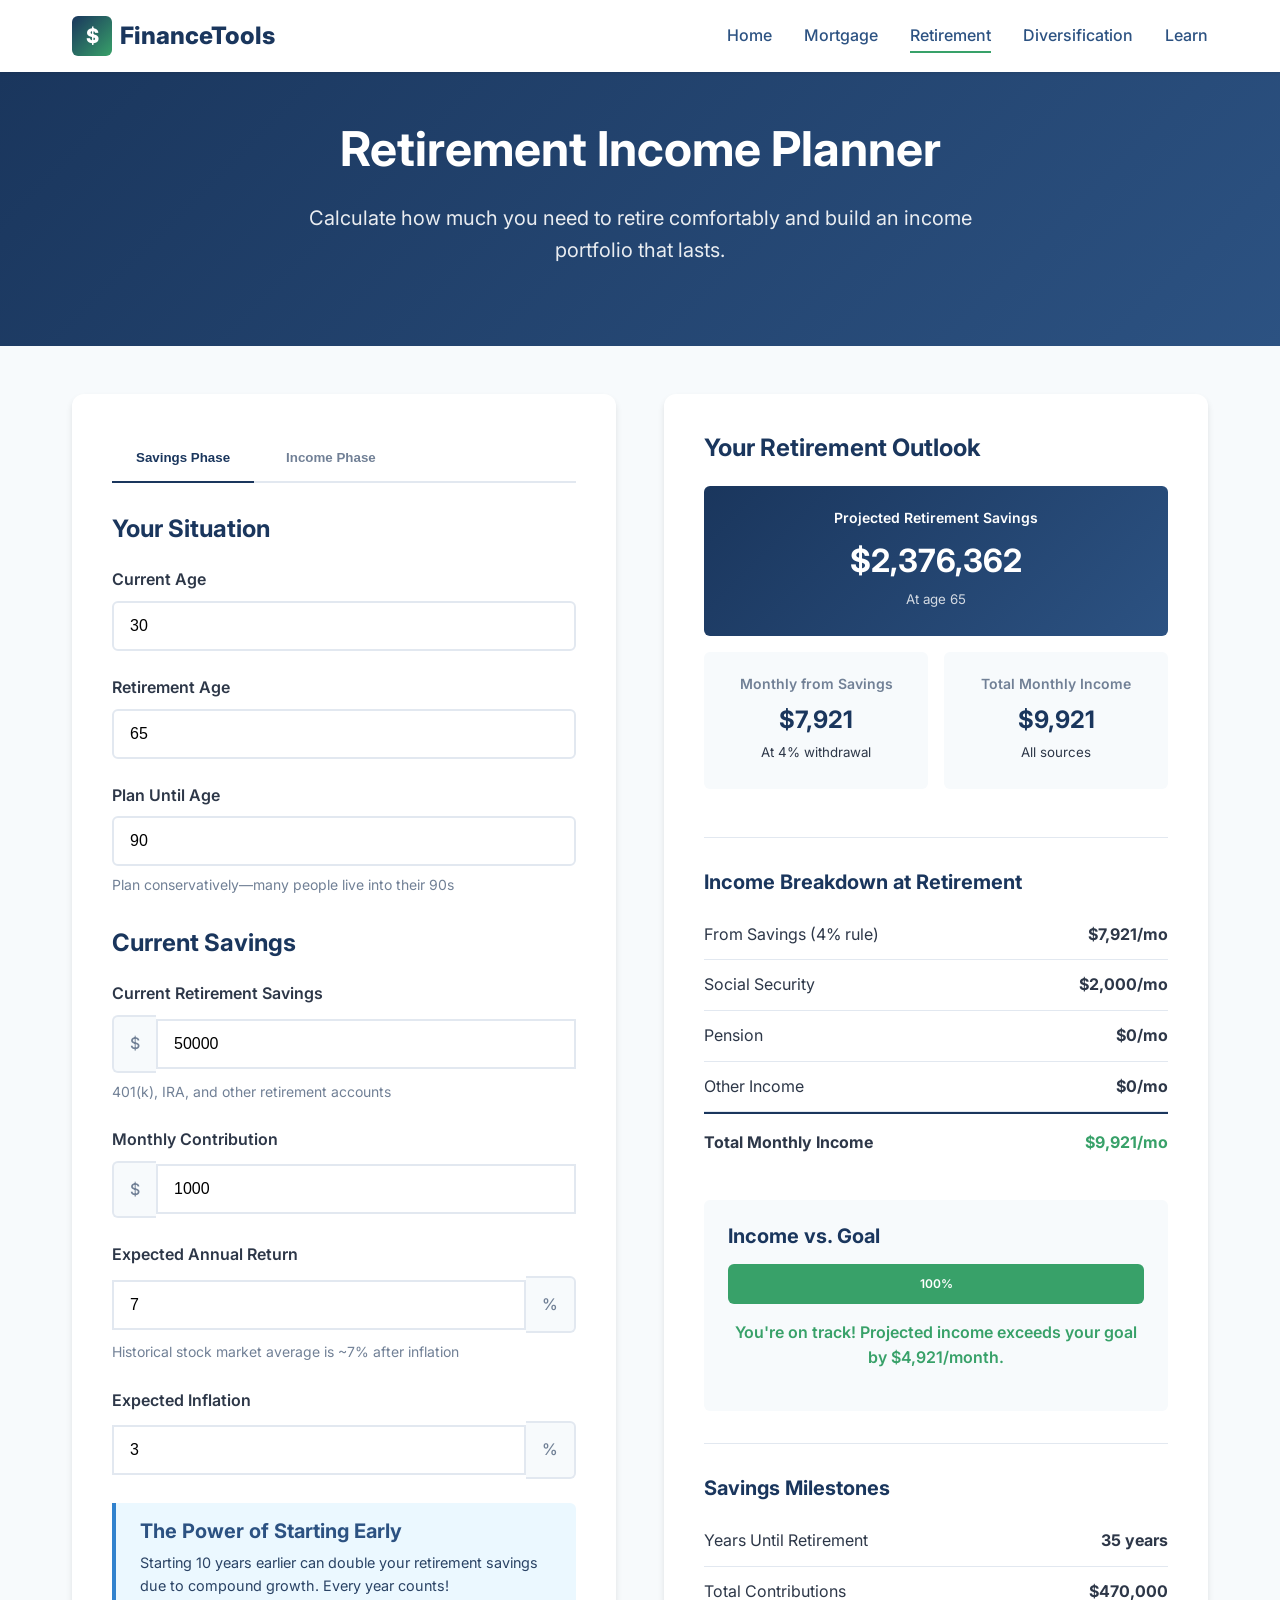
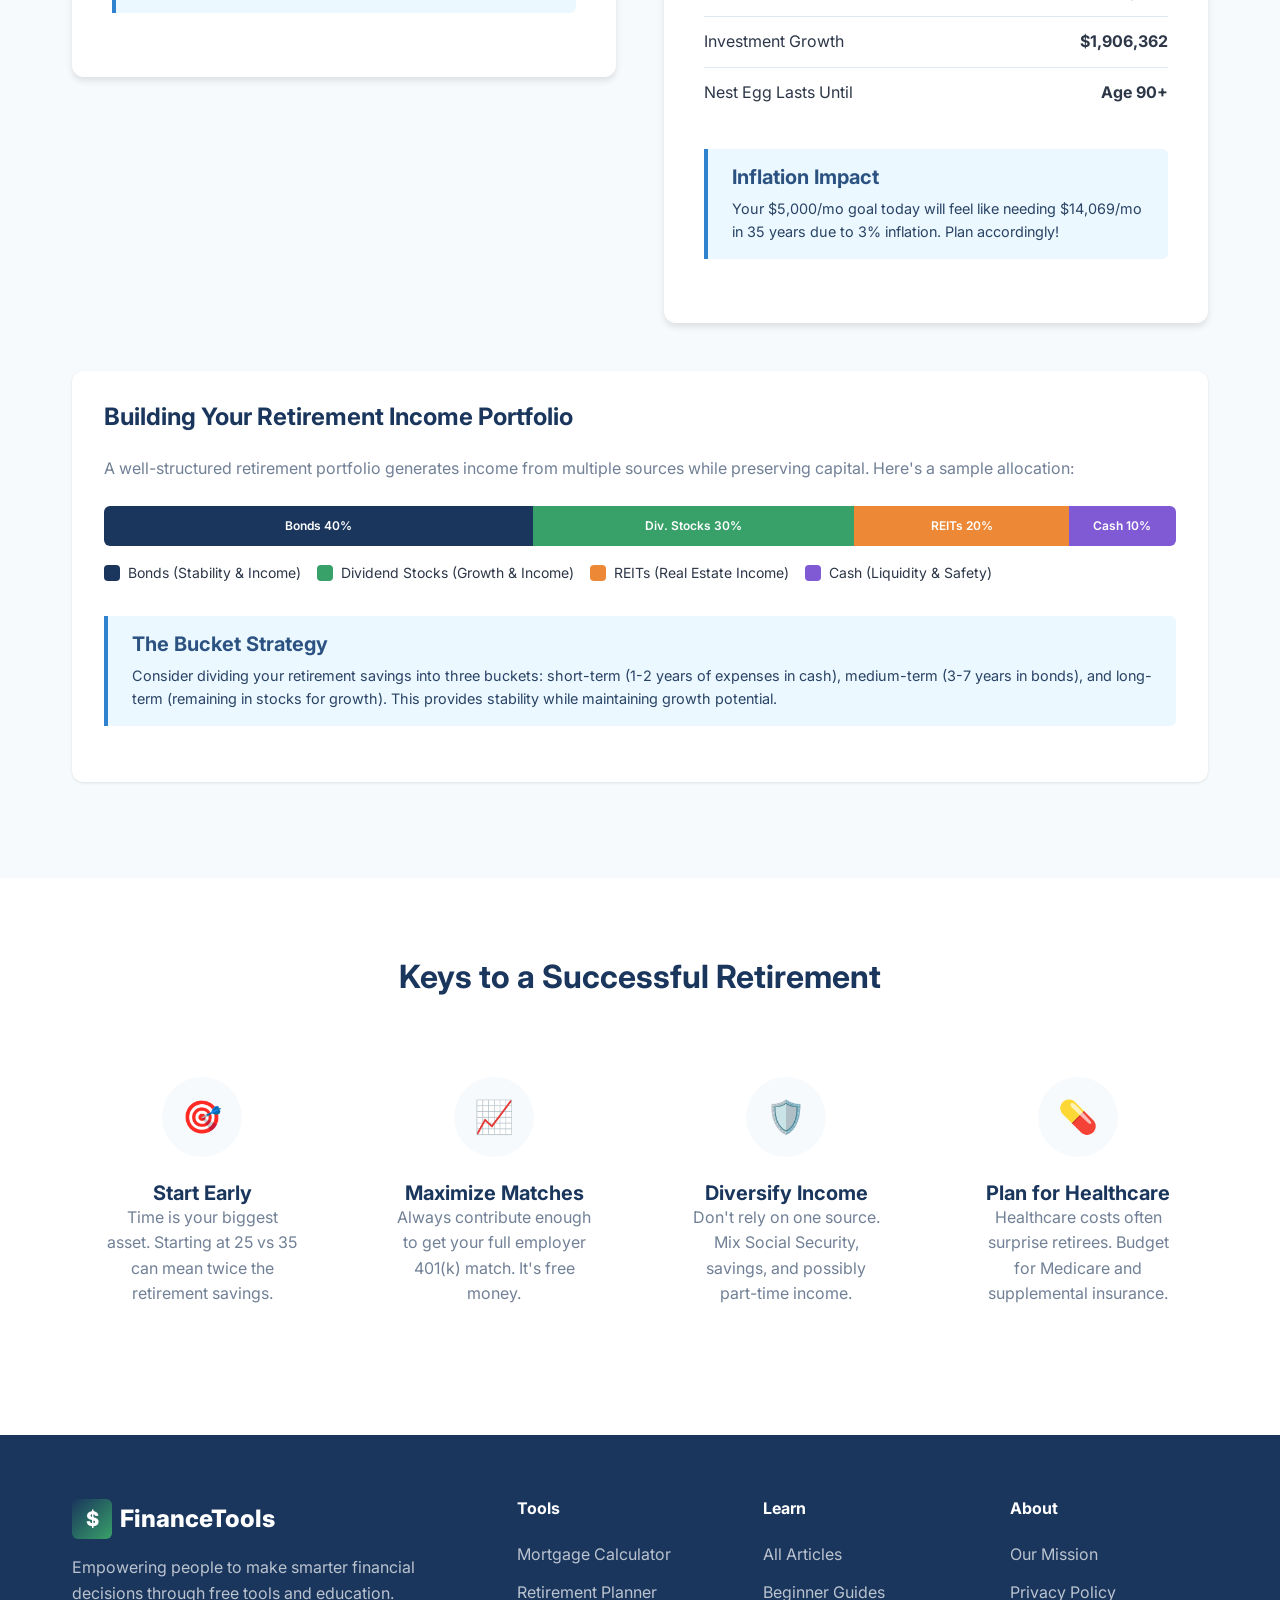
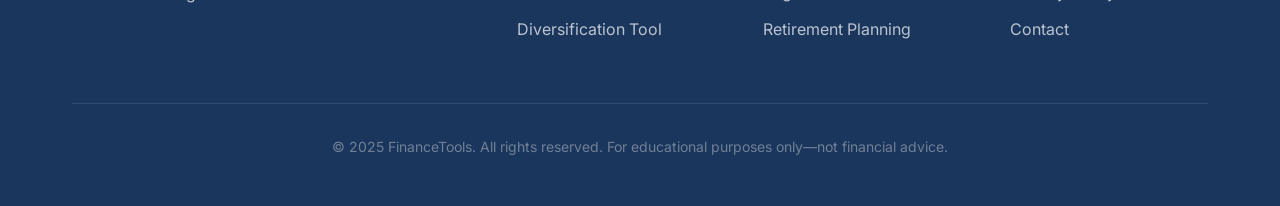
<file: website/retirement.html>
<!DOCTYPE html>
<html lang="en">
<head>
    <meta charset="UTF-8">
    <meta name="viewport" content="width=device-width, initial-scale=1.0">
    <title>Retirement Calculator - FinanceTools</title>
    <meta name="description" content="Plan your retirement with confidence. Calculate how much you need to save, project your retirement income, and understand how inflation affects your plans.">
    <link rel="preconnect" href="https://fonts.googleapis.com">
    <link rel="preconnect" href="https://fonts.gstatic.com" crossorigin>
    <link href="https://fonts.googleapis.com/css2?family=Inter:wght@400;500;600;700;800&display=swap" rel="stylesheet">
    <link rel="stylesheet" href="css/styles.css">
</head>
<body>
    <!-- Navigation -->
    <nav>
        <div class="container">
            <a href="index.html" class="logo">
                <div class="logo-icon">$</div>
                <span>FinanceTools</span>
            </a>
            <ul class="nav-links">
                <li><a href="index.html">Home</a></li>
                <li><a href="mortgage.html">Mortgage</a></li>
                <li><a href="retirement.html" class="active">Retirement</a></li>
                <li><a href="diversification.html">Diversification</a></li>
                <li><a href="articles.html">Learn</a></li>
            </ul>
            <button class="mobile-menu-btn" onclick="toggleMenu()">☰</button>
        </div>
    </nav>

    <!-- Hero -->
    <section class="hero" style="padding: 3rem 0;">
        <div class="container">
            <h1>Retirement Income Planner</h1>
            <p>Calculate how much you need to retire comfortably and build an income portfolio that lasts.</p>
        </div>
    </section>

    <!-- Calculator -->
    <section class="calculator-page">
        <div class="container">
            <div class="calculator-container">
                <div class="calculator-form">
                    <!-- Tabs -->
                    <div class="tabs">
                        <button class="tab-btn active" onclick="switchTab('accumulation')">Savings Phase</button>
                        <button class="tab-btn" onclick="switchTab('income')">Income Phase</button>
                    </div>

                    <!-- Accumulation Tab -->
                    <div id="accumulation-tab" class="tab-content active">
                        <h3 style="margin-bottom: 1.5rem;">Your Situation</h3>

                        <div class="form-group">
                            <label for="currentAge">Current Age</label>
                            <input type="number" id="currentAge" value="30" min="18" max="80" onchange="calculate()">
                        </div>

                        <div class="form-group">
                            <label for="retirementAge">Retirement Age</label>
                            <input type="number" id="retirementAge" value="65" min="50" max="80" onchange="calculate()">
                        </div>

                        <div class="form-group">
                            <label for="lifeExpectancy">Plan Until Age</label>
                            <input type="number" id="lifeExpectancy" value="90" min="70" max="100" onchange="calculate()">
                            <small>Plan conservatively—many people live into their 90s</small>
                        </div>

                        <h3 style="margin: 2rem 0 1.5rem;">Current Savings</h3>

                        <div class="form-group">
                            <label for="currentSavings">Current Retirement Savings</label>
                            <div class="input-group">
                                <span class="input-prefix">$</span>
                                <input type="number" id="currentSavings" value="50000" min="0" step="1000" onchange="calculate()">
                            </div>
                            <small>401(k), IRA, and other retirement accounts</small>
                        </div>

                        <div class="form-group">
                            <label for="monthlyContribution">Monthly Contribution</label>
                            <div class="input-group">
                                <span class="input-prefix">$</span>
                                <input type="number" id="monthlyContribution" value="1000" min="0" step="50" onchange="calculate()">
                            </div>
                        </div>

                        <div class="form-group">
                            <label for="expectedReturn">Expected Annual Return</label>
                            <div class="input-group">
                                <input type="number" id="expectedReturn" value="7" min="0" max="15" step="0.5" onchange="calculate()">
                                <span class="input-suffix">%</span>
                            </div>
                            <small>Historical stock market average is ~7% after inflation</small>
                        </div>

                        <div class="form-group">
                            <label for="inflationRate">Expected Inflation</label>
                            <div class="input-group">
                                <input type="number" id="inflationRate" value="3" min="0" max="10" step="0.5" onchange="calculate()">
                                <span class="input-suffix">%</span>
                            </div>
                        </div>
                    </div>

                    <!-- Income Tab -->
                    <div id="income-tab" class="tab-content">
                        <h3 style="margin-bottom: 1.5rem;">Expected Income Sources</h3>

                        <div class="form-group">
                            <label for="desiredIncome">Desired Monthly Income (Today's $)</label>
                            <div class="input-group">
                                <span class="input-prefix">$</span>
                                <input type="number" id="desiredIncome" value="5000" min="0" step="100" onchange="calculate()">
                            </div>
                            <small>What monthly income do you want in retirement?</small>
                        </div>

                        <div class="form-group">
                            <label for="socialSecurity">Expected Social Security (Monthly)</label>
                            <div class="input-group">
                                <span class="input-prefix">$</span>
                                <input type="number" id="socialSecurity" value="2000" min="0" step="100" onchange="calculate()">
                            </div>
                            <small>Check ssa.gov for your estimate</small>
                        </div>

                        <div class="form-group">
                            <label for="pensionIncome">Pension Income (Monthly)</label>
                            <div class="input-group">
                                <span class="input-prefix">$</span>
                                <input type="number" id="pensionIncome" value="0" min="0" step="100" onchange="calculate()">
                            </div>
                        </div>

                        <div class="form-group">
                            <label for="otherIncome">Other Income (Monthly)</label>
                            <div class="input-group">
                                <span class="input-prefix">$</span>
                                <input type="number" id="otherIncome" value="0" min="0" step="100" onchange="calculate()">
                            </div>
                            <small>Rental income, part-time work, etc.</small>
                        </div>

                        <div class="form-group">
                            <label for="withdrawalRate">Safe Withdrawal Rate</label>
                            <div class="input-group">
                                <input type="number" id="withdrawalRate" value="4" min="2" max="6" step="0.5" onchange="calculate()">
                                <span class="input-suffix">%</span>
                            </div>
                            <small>4% rule is a common guideline for sustainable withdrawals</small>
                        </div>
                    </div>

                    <div class="info-box" style="margin-top: 1.5rem;">
                        <h4>The Power of Starting Early</h4>
                        <p>Starting 10 years earlier can double your retirement savings due to compound growth. Every year counts!</p>
                    </div>
                </div>

                <div class="calculator-results">
                    <h3 style="margin-bottom: 1.5rem;">Your Retirement Outlook</h3>

                    <div class="result-card highlight">
                        <h4>Projected Retirement Savings</h4>
                        <div class="result-value" id="projectedSavings">$1,425,000</div>
                        <small style="opacity: 0.8;">At age <span id="retireAgeDisplay">65</span></small>
                    </div>

                    <div style="display: grid; grid-template-columns: 1fr 1fr; gap: 1rem;">
                        <div class="result-card">
                            <h4>Monthly from Savings</h4>
                            <div class="result-value" style="font-size: 1.5rem;" id="monthlyFromSavings">$4,750</div>
                            <small>At 4% withdrawal</small>
                        </div>
                        <div class="result-card">
                            <h4>Total Monthly Income</h4>
                            <div class="result-value" style="font-size: 1.5rem;" id="totalMonthlyIncome">$6,750</div>
                            <small>All sources</small>
                        </div>
                    </div>

                    <div class="result-breakdown">
                        <h4 style="margin-bottom: 1rem;">Income Breakdown at Retirement</h4>
                        <div class="breakdown-item">
                            <span>From Savings (4% rule)</span>
                            <strong id="savingsIncome">$4,750/mo</strong>
                        </div>
                        <div class="breakdown-item">
                            <span>Social Security</span>
                            <strong id="ssIncome">$2,000/mo</strong>
                        </div>
                        <div class="breakdown-item">
                            <span>Pension</span>
                            <strong id="pensionIncomeDisplay">$0/mo</strong>
                        </div>
                        <div class="breakdown-item">
                            <span>Other Income</span>
                            <strong id="otherIncomeDisplay">$0/mo</strong>
                        </div>
                        <div class="breakdown-item" style="border-top: 2px solid var(--primary-color); padding-top: 1rem;">
                            <span><strong>Total Monthly Income</strong></span>
                            <strong id="totalIncomeDisplay" style="color: var(--secondary-color);">$6,750/mo</strong>
                        </div>
                    </div>

                    <div class="chart-container">
                        <h4 style="margin-bottom: 1rem;">Income vs. Goal</h4>
                        <div class="allocation-bar" id="incomeBar" style="height: 40px;">
                            <div class="allocation-segment" style="background: #38a169; flex: 100;">100%</div>
                        </div>
                        <p id="incomeGapText" style="text-align: center; margin-top: 1rem; font-weight: 600; color: var(--secondary-color);">
                            You're on track! Projected income exceeds your goal.
                        </p>
                    </div>

                    <div class="result-breakdown" style="margin-top: 2rem;">
                        <h4 style="margin-bottom: 1rem;">Savings Milestones</h4>
                        <div class="breakdown-item">
                            <span>Years Until Retirement</span>
                            <strong id="yearsToRetirement">35 years</strong>
                        </div>
                        <div class="breakdown-item">
                            <span>Total Contributions</span>
                            <strong id="totalContributions">$420,000</strong>
                        </div>
                        <div class="breakdown-item">
                            <span>Investment Growth</span>
                            <strong id="investmentGrowth">$1,005,000</strong>
                        </div>
                        <div class="breakdown-item">
                            <span>Nest Egg Lasts Until</span>
                            <strong id="nestEggLasts">Age 90+</strong>
                        </div>
                    </div>

                    <div class="info-box" style="margin-top: 2rem;">
                        <h4>Inflation Impact</h4>
                        <p id="inflationNote">Your $5,000/mo goal today will feel like needing $14,785/mo in 35 years due to inflation. Plan accordingly!</p>
                    </div>
                </div>
            </div>

            <!-- Additional Insights -->
            <div style="margin-top: 3rem;">
                <div class="card">
                    <h3 style="margin-bottom: 1.5rem;">Building Your Retirement Income Portfolio</h3>
                    <p style="margin-bottom: 1.5rem;">A well-structured retirement portfolio generates income from multiple sources while preserving capital. Here's a sample allocation:</p>

                    <div class="allocation-bar" style="height: 40px; margin-bottom: 1rem;">
                        <div class="allocation-segment" style="background: #1a365d; flex: 40;">Bonds 40%</div>
                        <div class="allocation-segment" style="background: #38a169; flex: 30;">Div. Stocks 30%</div>
                        <div class="allocation-segment" style="background: #ed8936; flex: 20;">REITs 20%</div>
                        <div class="allocation-segment" style="background: #805ad5; flex: 10;">Cash 10%</div>
                    </div>

                    <div class="allocation-legend" style="margin-bottom: 2rem;">
                        <div class="legend-item">
                            <span class="legend-color" style="background: #1a365d;"></span>
                            <span>Bonds (Stability & Income)</span>
                        </div>
                        <div class="legend-item">
                            <span class="legend-color" style="background: #38a169;"></span>
                            <span>Dividend Stocks (Growth & Income)</span>
                        </div>
                        <div class="legend-item">
                            <span class="legend-color" style="background: #ed8936;"></span>
                            <span>REITs (Real Estate Income)</span>
                        </div>
                        <div class="legend-item">
                            <span class="legend-color" style="background: #805ad5;"></span>
                            <span>Cash (Liquidity & Safety)</span>
                        </div>
                    </div>

                    <div class="info-box">
                        <h4>The Bucket Strategy</h4>
                        <p>Consider dividing your retirement savings into three buckets: short-term (1-2 years of expenses in cash), medium-term (3-7 years in bonds), and long-term (remaining in stocks for growth). This provides stability while maintaining growth potential.</p>
                    </div>
                </div>
            </div>
        </div>
    </section>

    <!-- Tips Section -->
    <section class="features-section" style="margin-top: 3rem;">
        <div class="container">
            <div class="section-header">
                <h2>Keys to a Successful Retirement</h2>
            </div>
            <div class="features-grid">
                <div class="feature-item">
                    <div class="feature-icon">🎯</div>
                    <h4>Start Early</h4>
                    <p>Time is your biggest asset. Starting at 25 vs 35 can mean twice the retirement savings.</p>
                </div>
                <div class="feature-item">
                    <div class="feature-icon">📈</div>
                    <h4>Maximize Matches</h4>
                    <p>Always contribute enough to get your full employer 401(k) match. It's free money.</p>
                </div>
                <div class="feature-item">
                    <div class="feature-icon">🛡️</div>
                    <h4>Diversify Income</h4>
                    <p>Don't rely on one source. Mix Social Security, savings, and possibly part-time income.</p>
                </div>
                <div class="feature-item">
                    <div class="feature-icon">💊</div>
                    <h4>Plan for Healthcare</h4>
                    <p>Healthcare costs often surprise retirees. Budget for Medicare and supplemental insurance.</p>
                </div>
            </div>
        </div>
    </section>

    <!-- Footer -->
    <footer>
        <div class="container">
            <div class="footer-content">
                <div class="footer-brand">
                    <div class="logo">
                        <div class="logo-icon">$</div>
                        <span style="color: white;">FinanceTools</span>
                    </div>
                    <p>Empowering people to make smarter financial decisions through free tools and education.</p>
                </div>
                <div class="footer-links">
                    <h4>Tools</h4>
                    <ul>
                        <li><a href="mortgage.html">Mortgage Calculator</a></li>
                        <li><a href="retirement.html">Retirement Planner</a></li>
                        <li><a href="diversification.html">Diversification Tool</a></li>
                    </ul>
                </div>
                <div class="footer-links">
                    <h4>Learn</h4>
                    <ul>
                        <li><a href="articles.html">All Articles</a></li>
                        <li><a href="articles.html">Beginner Guides</a></li>
                        <li><a href="articles.html">Retirement Planning</a></li>
                    </ul>
                </div>
                <div class="footer-links">
                    <h4>About</h4>
                    <ul>
                        <li><a href="#">Our Mission</a></li>
                        <li><a href="#">Privacy Policy</a></li>
                        <li><a href="#">Contact</a></li>
                    </ul>
                </div>
            </div>
            <div class="footer-bottom">
                <p>&copy; 2025 FinanceTools. All rights reserved. For educational purposes only—not financial advice.</p>
            </div>
        </div>
    </footer>

    <script>
        function toggleMenu() {
            document.querySelector('.nav-links').classList.toggle('active');
        }

        function switchTab(tab) {
            // Update buttons
            document.querySelectorAll('.tab-btn').forEach(btn => btn.classList.remove('active'));
            event.target.classList.add('active');

            // Update content
            document.querySelectorAll('.tab-content').forEach(content => content.classList.remove('active'));
            document.getElementById(tab + '-tab').classList.add('active');
        }

        function formatCurrency(num) {
            return new Intl.NumberFormat('en-US', {
                style: 'currency',
                currency: 'USD',
                minimumFractionDigits: 0,
                maximumFractionDigits: 0
            }).format(num);
        }

        function calculate() {
            // Get inputs
            const currentAge = parseInt(document.getElementById('currentAge').value) || 30;
            const retirementAge = parseInt(document.getElementById('retirementAge').value) || 65;
            const lifeExpectancy = parseInt(document.getElementById('lifeExpectancy').value) || 90;
            const currentSavings = parseFloat(document.getElementById('currentSavings').value) || 0;
            const monthlyContribution = parseFloat(document.getElementById('monthlyContribution').value) || 0;
            const expectedReturn = parseFloat(document.getElementById('expectedReturn').value) || 7;
            const inflationRate = parseFloat(document.getElementById('inflationRate').value) || 3;
            const desiredIncome = parseFloat(document.getElementById('desiredIncome').value) || 5000;
            const socialSecurity = parseFloat(document.getElementById('socialSecurity').value) || 0;
            const pensionIncome = parseFloat(document.getElementById('pensionIncome').value) || 0;
            const otherIncome = parseFloat(document.getElementById('otherIncome').value) || 0;
            const withdrawalRate = parseFloat(document.getElementById('withdrawalRate').value) || 4;

            const yearsToRetirement = Math.max(0, retirementAge - currentAge);
            const yearsInRetirement = lifeExpectancy - retirementAge;
            const monthsToRetirement = yearsToRetirement * 12;

            // Calculate future value of current savings + contributions
            const monthlyReturn = expectedReturn / 100 / 12;

            // FV of current savings
            const fvCurrentSavings = currentSavings * Math.pow(1 + monthlyReturn, monthsToRetirement);

            // FV of monthly contributions (annuity)
            let fvContributions = 0;
            if (monthlyReturn > 0 && monthsToRetirement > 0) {
                fvContributions = monthlyContribution * ((Math.pow(1 + monthlyReturn, monthsToRetirement) - 1) / monthlyReturn);
            } else {
                fvContributions = monthlyContribution * monthsToRetirement;
            }

            const projectedSavings = fvCurrentSavings + fvContributions;
            const totalContributions = currentSavings + (monthlyContribution * monthsToRetirement);
            const investmentGrowth = projectedSavings - totalContributions;

            // Calculate monthly income from savings at withdrawal rate
            const annualFromSavings = projectedSavings * (withdrawalRate / 100);
            const monthlyFromSavings = annualFromSavings / 12;

            // Total monthly income
            const totalMonthlyIncome = monthlyFromSavings + socialSecurity + pensionIncome + otherIncome;

            // Adjust desired income for inflation
            const inflationMultiplier = Math.pow(1 + inflationRate / 100, yearsToRetirement);
            const futureDesiredIncome = desiredIncome * inflationMultiplier;

            // Calculate if nest egg will last
            const realReturn = ((1 + expectedReturn / 100) / (1 + inflationRate / 100)) - 1;
            let nestEggYears = yearsInRetirement;

            if (withdrawalRate / 100 > realReturn) {
                // Calculate how long money lasts with declining balance
                const annualWithdrawal = projectedSavings * (withdrawalRate / 100);
                let balance = projectedSavings;
                nestEggYears = 0;
                while (balance > 0 && nestEggYears < 100) {
                    balance = balance * (1 + realReturn) - annualWithdrawal;
                    nestEggYears++;
                }
            } else {
                nestEggYears = 100; // Essentially infinite
            }

            // Update display
            document.getElementById('projectedSavings').textContent = formatCurrency(projectedSavings);
            document.getElementById('retireAgeDisplay').textContent = retirementAge;
            document.getElementById('monthlyFromSavings').textContent = formatCurrency(monthlyFromSavings);
            document.getElementById('totalMonthlyIncome').textContent = formatCurrency(totalMonthlyIncome);

            document.getElementById('savingsIncome').textContent = formatCurrency(monthlyFromSavings) + '/mo';
            document.getElementById('ssIncome').textContent = formatCurrency(socialSecurity) + '/mo';
            document.getElementById('pensionIncomeDisplay').textContent = formatCurrency(pensionIncome) + '/mo';
            document.getElementById('otherIncomeDisplay').textContent = formatCurrency(otherIncome) + '/mo';
            document.getElementById('totalIncomeDisplay').textContent = formatCurrency(totalMonthlyIncome) + '/mo';

            document.getElementById('yearsToRetirement').textContent = yearsToRetirement + ' years';
            document.getElementById('totalContributions').textContent = formatCurrency(totalContributions);
            document.getElementById('investmentGrowth').textContent = formatCurrency(investmentGrowth);

            const finalAge = retirementAge + Math.min(nestEggYears, 50);
            document.getElementById('nestEggLasts').textContent = nestEggYears >= 50 ? 'Age 90+' : 'Age ' + finalAge;

            // Update income bar
            const incomePercent = Math.min(100, (totalMonthlyIncome / desiredIncome) * 100);
            const shortfall = desiredIncome - totalMonthlyIncome;

            const incomeBar = document.getElementById('incomeBar');
            if (incomePercent >= 100) {
                incomeBar.innerHTML = `<div class="allocation-segment" style="background: #38a169; flex: 100;">${Math.round(incomePercent)}%</div>`;
                document.getElementById('incomeGapText').innerHTML = `<span style="color: var(--secondary-color);">You're on track! Projected income exceeds your goal by ${formatCurrency(totalMonthlyIncome - desiredIncome)}/month.</span>`;
            } else {
                incomeBar.innerHTML = `
                    <div class="allocation-segment" style="background: #38a169; flex: ${incomePercent};">${Math.round(incomePercent)}%</div>
                    <div class="allocation-segment" style="background: #e53e3e; flex: ${100 - incomePercent};">Gap</div>
                `;
                document.getElementById('incomeGapText').innerHTML = `<span style="color: #e53e3e;">Income gap: You need ${formatCurrency(shortfall)}/month more. Consider increasing contributions or delaying retirement.</span>`;
            }

            // Update inflation note
            document.getElementById('inflationNote').textContent =
                `Your ${formatCurrency(desiredIncome)}/mo goal today will feel like needing ${formatCurrency(futureDesiredIncome)}/mo in ${yearsToRetirement} years due to ${inflationRate}% inflation. Plan accordingly!`;
        }

        // Initial calculation
        calculate();
    </script>
</body>
</html>
</file>
<file: website/css/styles.css>
/* Financial Tools Website - Main Styles */

:root {
    --primary-color: #1a365d;
    --primary-light: #2c5282;
    --secondary-color: #38a169;
    --accent-color: #ed8936;
    --text-dark: #2d3748;
    --text-light: #718096;
    --bg-light: #f7fafc;
    --bg-white: #ffffff;
    --border-color: #e2e8f0;
    --shadow-sm: 0 1px 3px rgba(0,0,0,0.1);
    --shadow-md: 0 4px 6px rgba(0,0,0,0.1);
    --shadow-lg: 0 10px 25px rgba(0,0,0,0.1);
    --radius-sm: 6px;
    --radius-md: 12px;
    --radius-lg: 20px;
}

* {
    margin: 0;
    padding: 0;
    box-sizing: border-box;
}

html {
    scroll-behavior: smooth;
}

body {
    font-family: 'Inter', -apple-system, BlinkMacSystemFont, 'Segoe UI', Roboto, sans-serif;
    line-height: 1.6;
    color: var(--text-dark);
    background-color: var(--bg-light);
}

/* Typography */
h1, h2, h3, h4, h5, h6 {
    font-weight: 700;
    line-height: 1.2;
    color: var(--primary-color);
}

h1 { font-size: 2.75rem; }
h2 { font-size: 2rem; }
h3 { font-size: 1.5rem; }
h4 { font-size: 1.25rem; }

p {
    margin-bottom: 1rem;
    color: var(--text-light);
}

a {
    color: var(--primary-light);
    text-decoration: none;
    transition: color 0.2s ease;
}

a:hover {
    color: var(--secondary-color);
}

/* Container */
.container {
    max-width: 1200px;
    margin: 0 auto;
    padding: 0 2rem;
}

/* Navigation */
nav {
    background: var(--bg-white);
    box-shadow: var(--shadow-sm);
    position: sticky;
    top: 0;
    z-index: 100;
}

nav .container {
    display: flex;
    justify-content: space-between;
    align-items: center;
    padding-top: 1rem;
    padding-bottom: 1rem;
}

.logo {
    font-size: 1.5rem;
    font-weight: 800;
    color: var(--primary-color);
    display: flex;
    align-items: center;
    gap: 0.5rem;
}

.logo-icon {
    width: 40px;
    height: 40px;
    background: linear-gradient(135deg, var(--primary-color), var(--secondary-color));
    border-radius: var(--radius-sm);
    display: flex;
    align-items: center;
    justify-content: center;
    color: white;
    font-size: 1.25rem;
}

.nav-links {
    display: flex;
    list-style: none;
    gap: 2rem;
}

.nav-links a {
    font-weight: 500;
    padding: 0.5rem 0;
    position: relative;
}

.nav-links a::after {
    content: '';
    position: absolute;
    bottom: 0;
    left: 0;
    width: 0;
    height: 2px;
    background: var(--secondary-color);
    transition: width 0.3s ease;
}

.nav-links a:hover::after,
.nav-links a.active::after {
    width: 100%;
}

.mobile-menu-btn {
    display: none;
    background: none;
    border: none;
    font-size: 1.5rem;
    cursor: pointer;
    color: var(--primary-color);
}

/* Hero Section */
.hero {
    background: linear-gradient(135deg, var(--primary-color) 0%, var(--primary-light) 100%);
    color: white;
    padding: 6rem 0;
    text-align: center;
}

.hero h1 {
    color: white;
    margin-bottom: 1.5rem;
    font-size: 3rem;
}

.hero p {
    color: rgba(255,255,255,0.9);
    font-size: 1.25rem;
    max-width: 700px;
    margin: 0 auto 2rem;
}

.hero-subtitle {
    font-size: 1.1rem;
    color: rgba(255,255,255,0.8);
    margin-bottom: 2rem;
}

/* Buttons */
.btn {
    display: inline-block;
    padding: 0.875rem 2rem;
    border-radius: var(--radius-sm);
    font-weight: 600;
    font-size: 1rem;
    cursor: pointer;
    transition: all 0.2s ease;
    border: none;
}

.btn-primary {
    background: var(--secondary-color);
    color: white;
}

.btn-primary:hover {
    background: #2f855a;
    color: white;
    transform: translateY(-2px);
    box-shadow: var(--shadow-md);
}

.btn-secondary {
    background: transparent;
    color: white;
    border: 2px solid white;
}

.btn-secondary:hover {
    background: white;
    color: var(--primary-color);
}

.btn-outline {
    background: transparent;
    color: var(--primary-color);
    border: 2px solid var(--primary-color);
}

.btn-outline:hover {
    background: var(--primary-color);
    color: white;
}

/* Cards */
.card {
    background: var(--bg-white);
    border-radius: var(--radius-md);
    box-shadow: var(--shadow-sm);
    padding: 2rem;
    transition: all 0.3s ease;
}

.card:hover {
    box-shadow: var(--shadow-lg);
    transform: translateY(-4px);
}

.card-icon {
    width: 60px;
    height: 60px;
    background: linear-gradient(135deg, var(--primary-color), var(--primary-light));
    border-radius: var(--radius-sm);
    display: flex;
    align-items: center;
    justify-content: center;
    color: white;
    font-size: 1.5rem;
    margin-bottom: 1.5rem;
}

.card h3 {
    margin-bottom: 0.75rem;
}

.card p {
    margin-bottom: 1.5rem;
}

/* Tools Grid */
.tools-section {
    padding: 5rem 0;
}

.section-header {
    text-align: center;
    margin-bottom: 3rem;
}

.section-header h2 {
    margin-bottom: 1rem;
}

.section-header p {
    max-width: 600px;
    margin: 0 auto;
}

.tools-grid {
    display: grid;
    grid-template-columns: repeat(auto-fit, minmax(300px, 1fr));
    gap: 2rem;
}

/* Calculator Styles */
.calculator-page {
    padding: 3rem 0;
}

.calculator-container {
    display: grid;
    grid-template-columns: 1fr 1fr;
    gap: 3rem;
    align-items: start;
}

.calculator-form {
    background: var(--bg-white);
    padding: 2.5rem;
    border-radius: var(--radius-md);
    box-shadow: var(--shadow-md);
}

.calculator-results {
    background: var(--bg-white);
    padding: 2.5rem;
    border-radius: var(--radius-md);
    box-shadow: var(--shadow-md);
}

.form-group {
    margin-bottom: 1.5rem;
}

.form-group label {
    display: block;
    font-weight: 600;
    margin-bottom: 0.5rem;
    color: var(--text-dark);
}

.form-group input,
.form-group select {
    width: 100%;
    padding: 0.875rem 1rem;
    border: 2px solid var(--border-color);
    border-radius: var(--radius-sm);
    font-size: 1rem;
    transition: border-color 0.2s ease;
}

.form-group input:focus,
.form-group select:focus {
    outline: none;
    border-color: var(--primary-light);
}

.form-group small {
    display: block;
    margin-top: 0.5rem;
    color: var(--text-light);
    font-size: 0.875rem;
}

.input-group {
    display: flex;
    align-items: center;
}

.input-group .input-prefix,
.input-group .input-suffix {
    padding: 0.875rem 1rem;
    background: var(--bg-light);
    border: 2px solid var(--border-color);
    color: var(--text-light);
    font-weight: 500;
}

.input-group .input-prefix {
    border-right: none;
    border-radius: var(--radius-sm) 0 0 var(--radius-sm);
}

.input-group .input-suffix {
    border-left: none;
    border-radius: 0 var(--radius-sm) var(--radius-sm) 0;
}

.input-group input {
    border-radius: 0;
}

.result-card {
    background: var(--bg-light);
    padding: 1.5rem;
    border-radius: var(--radius-sm);
    margin-bottom: 1rem;
    text-align: center;
}

.result-card.highlight {
    background: linear-gradient(135deg, var(--primary-color), var(--primary-light));
    color: white;
}

.result-card.highlight h4,
.result-card.highlight .result-value {
    color: white;
}

.result-card h4 {
    font-size: 0.875rem;
    font-weight: 600;
    margin-bottom: 0.5rem;
    color: var(--text-light);
}

.result-value {
    font-size: 2rem;
    font-weight: 700;
    color: var(--primary-color);
}

.result-breakdown {
    margin-top: 2rem;
    padding-top: 2rem;
    border-top: 1px solid var(--border-color);
}

.breakdown-item {
    display: flex;
    justify-content: space-between;
    padding: 0.75rem 0;
    border-bottom: 1px solid var(--border-color);
}

.breakdown-item:last-child {
    border-bottom: none;
}

/* Range Slider */
.range-slider {
    width: 100%;
    margin-top: 0.5rem;
}

.range-slider input[type="range"] {
    -webkit-appearance: none;
    width: 100%;
    height: 8px;
    border-radius: 4px;
    background: var(--border-color);
    outline: none;
}

.range-slider input[type="range"]::-webkit-slider-thumb {
    -webkit-appearance: none;
    width: 20px;
    height: 20px;
    border-radius: 50%;
    background: var(--primary-color);
    cursor: pointer;
}

/* Articles Section */
.articles-section {
    padding: 5rem 0;
    background: var(--bg-white);
}

.articles-grid {
    display: grid;
    grid-template-columns: repeat(auto-fit, minmax(350px, 1fr));
    gap: 2rem;
}

.article-card {
    border-radius: var(--radius-md);
    overflow: hidden;
    box-shadow: var(--shadow-sm);
    transition: all 0.3s ease;
    background: var(--bg-white);
    border: 1px solid var(--border-color);
}

.article-card:hover {
    box-shadow: var(--shadow-lg);
    transform: translateY(-4px);
}

.article-image {
    height: 200px;
    background: linear-gradient(135deg, var(--primary-color), var(--secondary-color));
    display: flex;
    align-items: center;
    justify-content: center;
    color: white;
    font-size: 3rem;
}

.article-content {
    padding: 1.5rem;
}

.article-tag {
    display: inline-block;
    padding: 0.25rem 0.75rem;
    background: var(--bg-light);
    border-radius: 20px;
    font-size: 0.75rem;
    font-weight: 600;
    color: var(--primary-color);
    margin-bottom: 0.75rem;
}

.article-card h3 {
    font-size: 1.25rem;
    margin-bottom: 0.75rem;
}

.article-meta {
    font-size: 0.875rem;
    color: var(--text-light);
}

/* Features Section */
.features-section {
    padding: 5rem 0;
    background: var(--bg-white);
}

.features-grid {
    display: grid;
    grid-template-columns: repeat(auto-fit, minmax(250px, 1fr));
    gap: 2rem;
}

.feature-item {
    text-align: center;
    padding: 2rem;
}

.feature-icon {
    width: 80px;
    height: 80px;
    background: var(--bg-light);
    border-radius: 50%;
    display: flex;
    align-items: center;
    justify-content: center;
    margin: 0 auto 1.5rem;
    font-size: 2rem;
}

/* CTA Section */
.cta-section {
    padding: 5rem 0;
    background: linear-gradient(135deg, var(--primary-color) 0%, var(--primary-light) 100%);
    text-align: center;
    color: white;
}

.cta-section h2 {
    color: white;
    margin-bottom: 1rem;
}

.cta-section p {
    color: rgba(255,255,255,0.9);
    max-width: 600px;
    margin: 0 auto 2rem;
}

/* Footer */
footer {
    background: var(--primary-color);
    color: white;
    padding: 4rem 0 2rem;
}

.footer-content {
    display: grid;
    grid-template-columns: 2fr 1fr 1fr 1fr;
    gap: 3rem;
    margin-bottom: 3rem;
}

.footer-brand p {
    color: rgba(255,255,255,0.7);
    margin-top: 1rem;
}

.footer-links h4 {
    color: white;
    margin-bottom: 1.5rem;
    font-size: 1rem;
}

.footer-links ul {
    list-style: none;
}

.footer-links li {
    margin-bottom: 0.75rem;
}

.footer-links a {
    color: rgba(255,255,255,0.7);
}

.footer-links a:hover {
    color: white;
}

.footer-bottom {
    padding-top: 2rem;
    border-top: 1px solid rgba(255,255,255,0.1);
    text-align: center;
    color: rgba(255,255,255,0.5);
    font-size: 0.875rem;
}

/* Chart Container */
.chart-container {
    margin-top: 2rem;
    padding: 1.5rem;
    background: var(--bg-light);
    border-radius: var(--radius-sm);
}

/* Tabs */
.tabs {
    display: flex;
    gap: 0.5rem;
    margin-bottom: 2rem;
    border-bottom: 2px solid var(--border-color);
}

.tab-btn {
    padding: 1rem 1.5rem;
    background: none;
    border: none;
    cursor: pointer;
    font-weight: 600;
    color: var(--text-light);
    position: relative;
    transition: color 0.2s ease;
}

.tab-btn:hover {
    color: var(--primary-color);
}

.tab-btn.active {
    color: var(--primary-color);
}

.tab-btn.active::after {
    content: '';
    position: absolute;
    bottom: -2px;
    left: 0;
    width: 100%;
    height: 2px;
    background: var(--primary-color);
}

.tab-content {
    display: none;
}

.tab-content.active {
    display: block;
}

/* Info Box */
.info-box {
    background: #ebf8ff;
    border-left: 4px solid #3182ce;
    padding: 1rem 1.5rem;
    border-radius: 0 var(--radius-sm) var(--radius-sm) 0;
    margin: 1.5rem 0;
}

.info-box h4 {
    color: #2c5282;
    margin-bottom: 0.5rem;
}

.info-box p {
    color: #2a4365;
    margin: 0;
    font-size: 0.9rem;
}

/* Responsive Design */
@media (max-width: 968px) {
    .calculator-container {
        grid-template-columns: 1fr;
    }

    .footer-content {
        grid-template-columns: 1fr 1fr;
    }
}

@media (max-width: 768px) {
    .nav-links {
        display: none;
        position: absolute;
        top: 100%;
        left: 0;
        right: 0;
        background: var(--bg-white);
        flex-direction: column;
        padding: 1rem 2rem;
        gap: 0;
        box-shadow: var(--shadow-md);
    }

    .nav-links.active {
        display: flex;
    }

    .nav-links li {
        padding: 0.75rem 0;
        border-bottom: 1px solid var(--border-color);
    }

    .mobile-menu-btn {
        display: block;
    }

    h1 { font-size: 2rem; }
    h2 { font-size: 1.5rem; }

    .hero {
        padding: 4rem 0;
    }

    .hero h1 {
        font-size: 2.25rem;
    }

    .tools-grid {
        grid-template-columns: 1fr;
    }

    .footer-content {
        grid-template-columns: 1fr;
        gap: 2rem;
    }

    .articles-grid {
        grid-template-columns: 1fr;
    }
}

/* Utility Classes */
.text-center { text-align: center; }
.mt-1 { margin-top: 0.5rem; }
.mt-2 { margin-top: 1rem; }
.mt-3 { margin-top: 1.5rem; }
.mt-4 { margin-top: 2rem; }
.mb-1 { margin-bottom: 0.5rem; }
.mb-2 { margin-bottom: 1rem; }
.mb-3 { margin-bottom: 1.5rem; }
.mb-4 { margin-bottom: 2rem; }

/* Portfolio Allocation */
.allocation-bar {
    height: 30px;
    border-radius: var(--radius-sm);
    overflow: hidden;
    display: flex;
    margin: 1rem 0;
}

.allocation-segment {
    display: flex;
    align-items: center;
    justify-content: center;
    color: white;
    font-size: 0.75rem;
    font-weight: 600;
    transition: all 0.3s ease;
}

.allocation-legend {
    display: flex;
    flex-wrap: wrap;
    gap: 1rem;
    margin-top: 1rem;
}

.legend-item {
    display: flex;
    align-items: center;
    gap: 0.5rem;
    font-size: 0.875rem;
}

.legend-color {
    width: 16px;
    height: 16px;
    border-radius: 4px;
}

/* Comparison Table */
.comparison-table {
    width: 100%;
    border-collapse: collapse;
    margin-top: 1.5rem;
}

.comparison-table th,
.comparison-table td {
    padding: 1rem;
    text-align: left;
    border-bottom: 1px solid var(--border-color);
}

.comparison-table th {
    background: var(--bg-light);
    font-weight: 600;
    color: var(--primary-color);
}

.comparison-table tr:hover {
    background: var(--bg-light);
}

/* Animation */
@keyframes fadeIn {
    from { opacity: 0; transform: translateY(20px); }
    to { opacity: 1; transform: translateY(0); }
}

.animate-in {
    animation: fadeIn 0.5s ease forwards;
}
</file>
